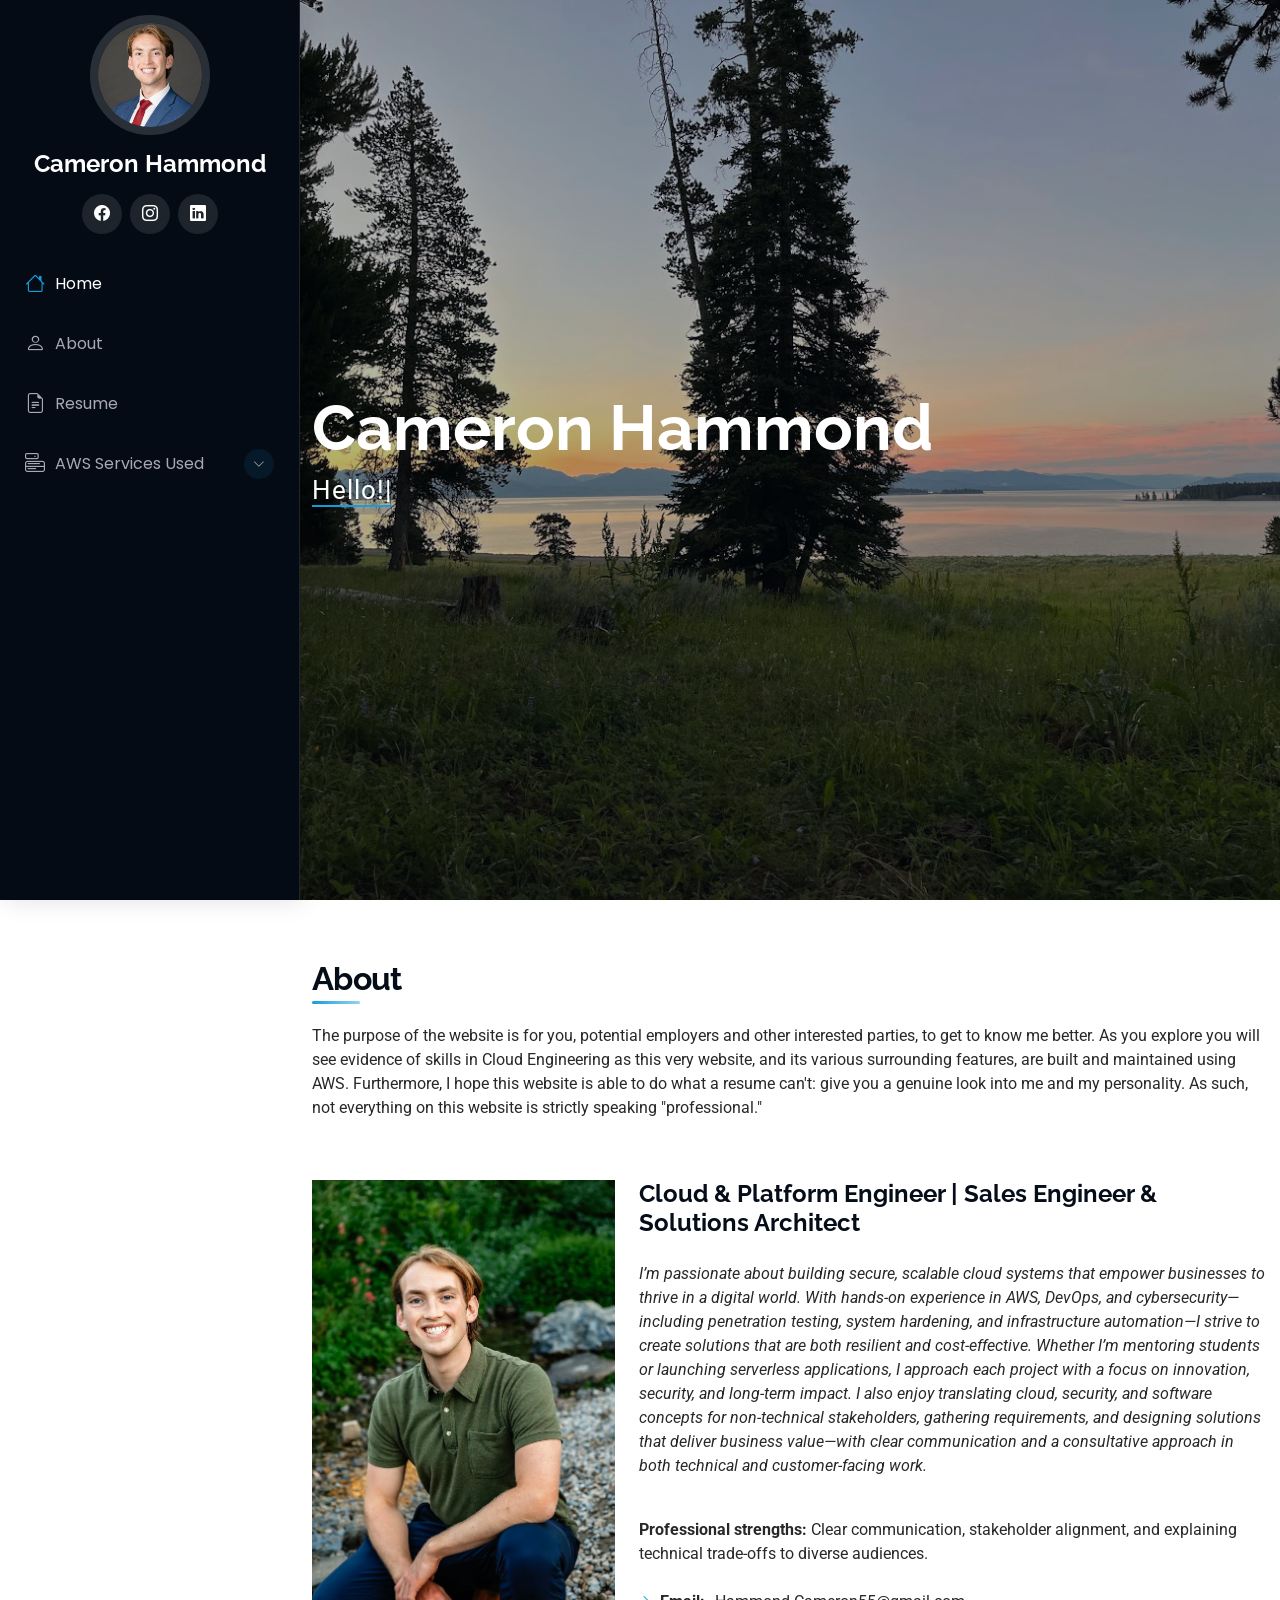
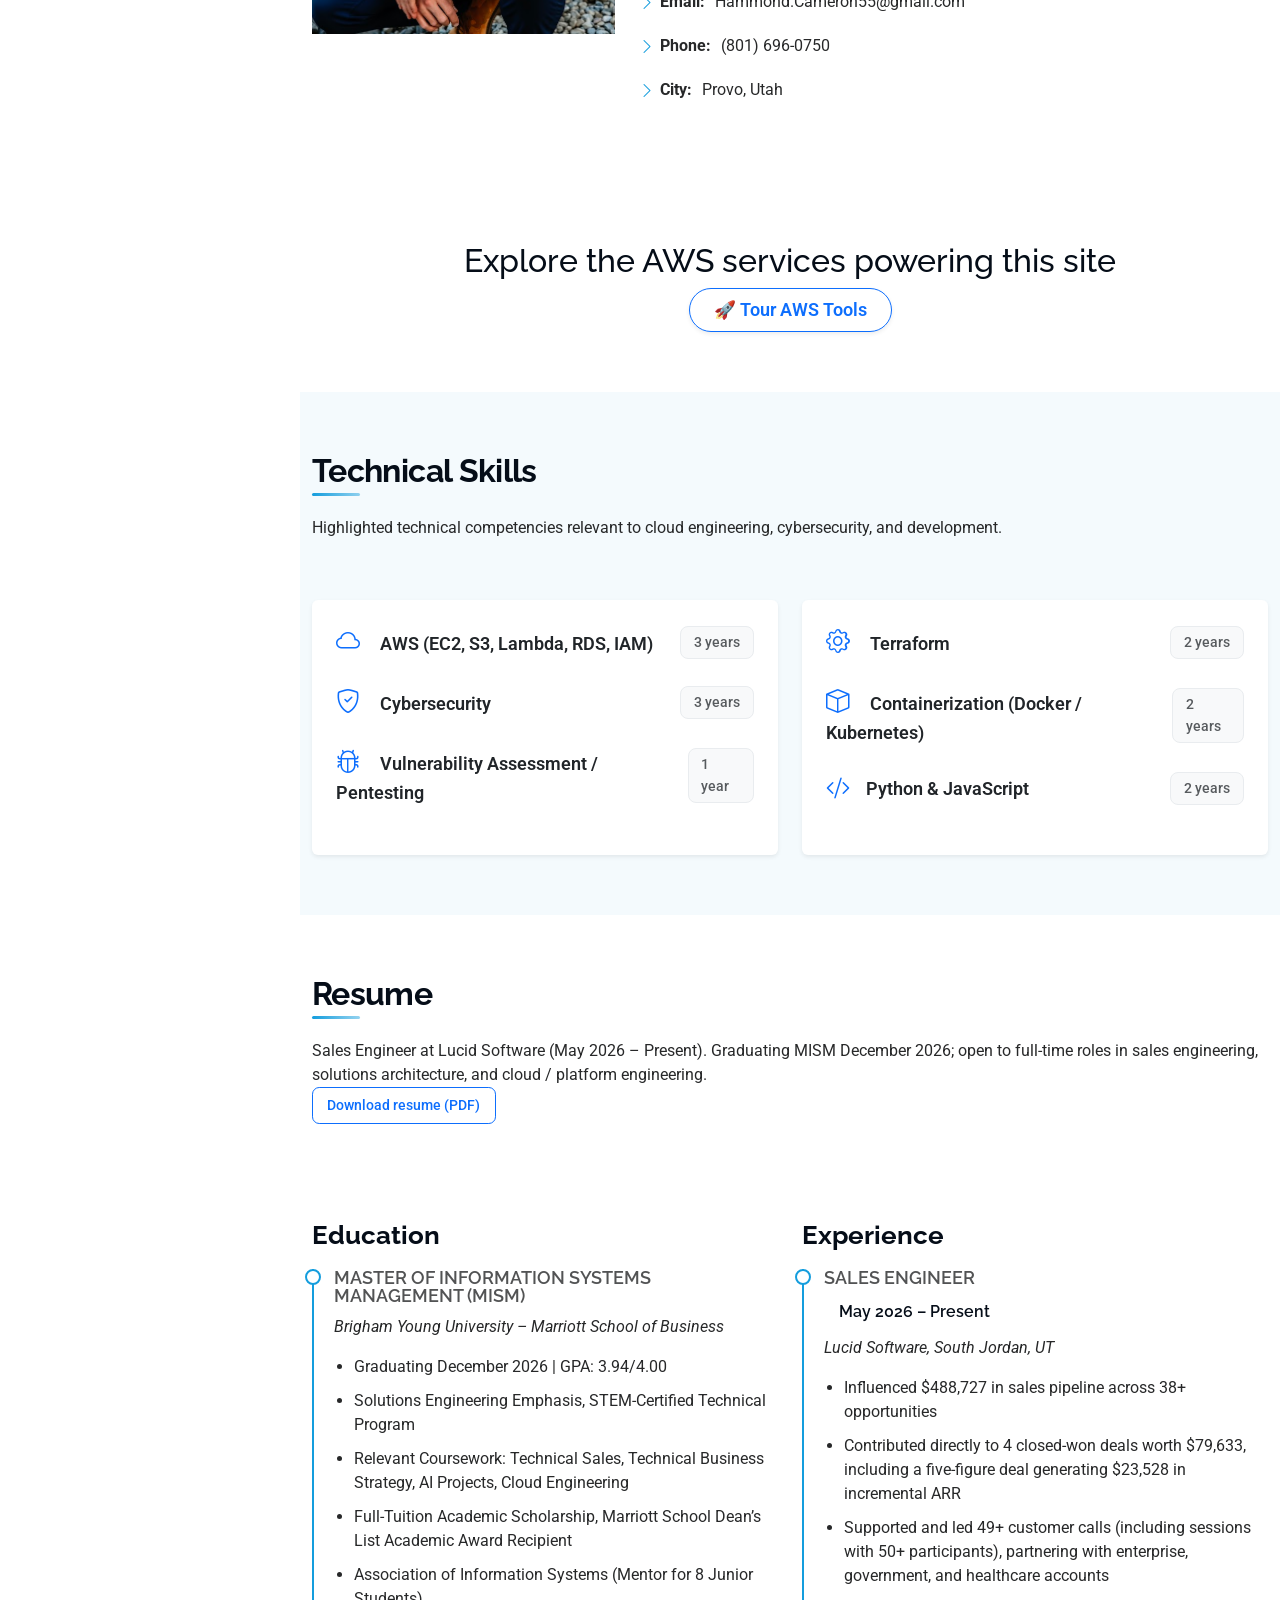
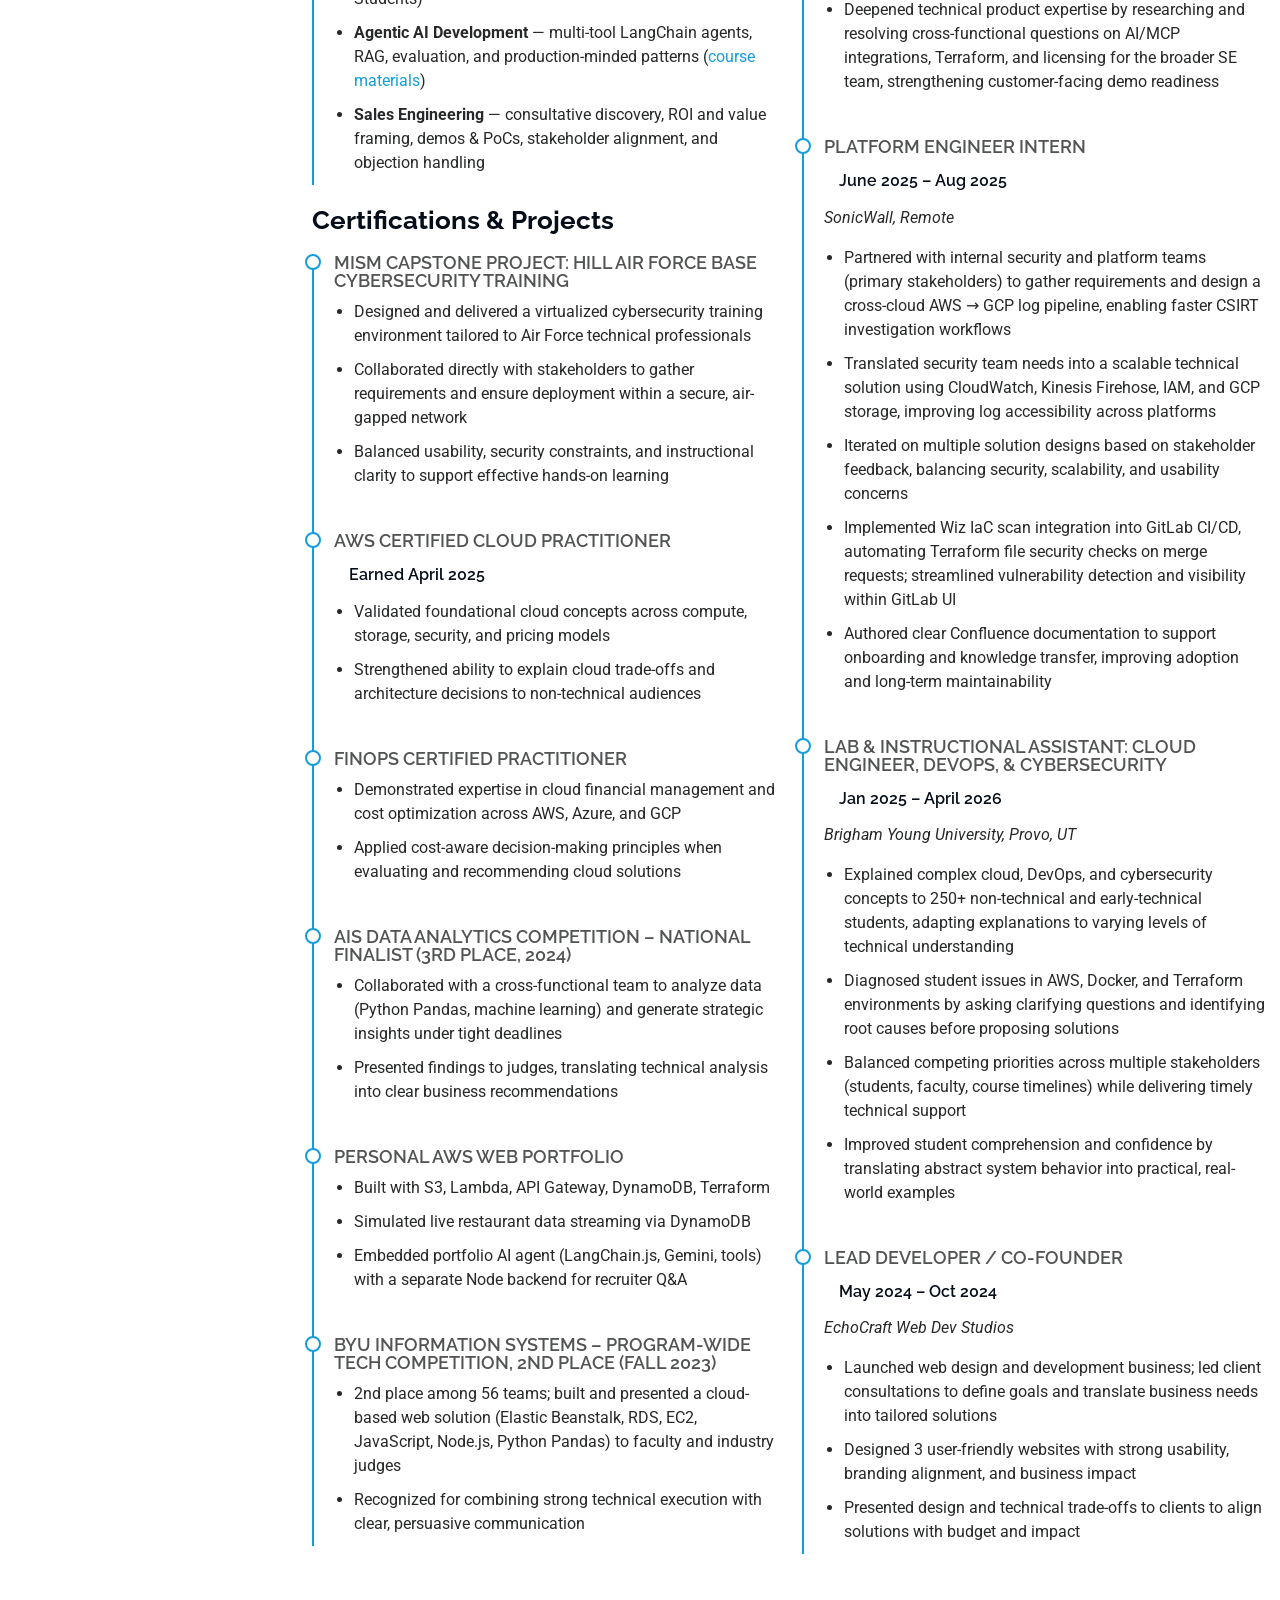
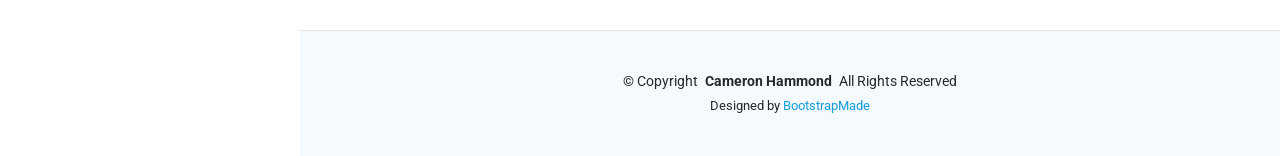
<file: site/index.html>
<!DOCTYPE html>
<html lang="en">
  <!--Test Test Test-->
  <head>
    <meta charset="utf-8" />
    <meta content="width=device-width, initial-scale=1.0" name="viewport" />
    <!-- AI chat is temporarily disabled. Re-enable this meta tag with the AI chat section when the feature returns. -->
    <!-- <meta name="cam-agent-chat-endpoint" content="https://example.com/api/agent/chat" /> -->
    <title>Cameron Hammond</title>
    <meta content="Cameron Hammond – Cloud & Security Engineer, Sales Engineer, Solutions Architect. BYU MISM, AWS & FinOps certified. Lucid Software Sales Engineering intern (Summer 2026)." name="description" />
    <meta content="Cameron Hammond, cloud engineer, DevOps, AWS, cybersecurity, Sales Engineer, Solutions Architect, internship, BYU MISM" name="keywords" />

    <!-- Favicons -->
    <link href="assets/img/HammondCameron(web, Square).jpg" rel="icon" />
    <link
      href="assets/img/HammondCameron(web, Square).jpg"
      rel="apple-touch-icon"
    />

    <!-- Fonts -->
    <link href="https://fonts.googleapis.com" rel="preconnect" />
    <link href="https://fonts.gstatic.com" rel="preconnect" crossorigin />
    <link
      href="https://fonts.googleapis.com/css2?family=Roboto:ital,wght@0,100;0,300;0,400;0,500;0,700;0,900;1,100;1,300;1,400;1,500;1,700;1,900&family=Poppins:ital,wght@0,100;0,200;0,300;0,400;0,500;0,600;0,700;0,800;0,900;1,100;1,200;1,300;1,400;1,500;1,600;1,700;1,800;1,900&family=Raleway:ital,wght@0,100;0,200;0,300;0,400;0,500;0,600;0,700;0,800;0,900;1,100;1,200;1,300;1,400;1,500;1,600;1,700;1,800;1,900&display=swap"
      rel="stylesheet"
    />

    <!-- Vendor CSS Files -->
    <link
      href="assets/vendor/bootstrap/css/bootstrap.min.css"
      rel="stylesheet"
    />
    <link
      href="assets/vendor/bootstrap-icons/bootstrap-icons.css"
      rel="stylesheet"
    />
    <link href="assets/vendor/aos/aos.css" rel="stylesheet" />
    <link
      href="assets/vendor/glightbox/css/glightbox.min.css"
      rel="stylesheet"
    />
    <link href="assets/vendor/swiper/swiper-bundle.min.css" rel="stylesheet" />

    <!-- Main CSS File -->
    <link href="assets/css/main.css" rel="stylesheet" />

    <!-- =======================================================
  * Template Name: iPortfolio
  * Template URL: https://bootstrapmade.com/iportfolio-bootstrap-portfolio-websites-template/
  * Updated: Jun 29 2024 with Bootstrap v5.3.3
  * Author: BootstrapMade.com
  * License: https://bootstrapmade.com/license/
  ======================================================== -->
  </head>

  <body class="index-page">
    <header id="header" class="header dark-background d-flex flex-column">
      <i class="header-toggle d-xl-none bi bi-list"></i>

      <div class="profile-img">
        <img
          src="assets/img/HammondCameron(web, Square).jpg"
          alt=""
          class="img-fluid rounded-circle"
        />
      </div>

      <a
        href="index.html"
        class="logo d-flex align-items-center justify-content-center"
      >
        <!-- Uncomment the line below if you also wish to use an image logo -->
        <!-- <img src="assets/img/logo.png" alt=""> -->
        <h1 class="sitename">Cameron Hammond</h1>
      </a>

      <div class="social-links text-center">
        <a href="https://www.facebook.com/cameron.hammond.583" class="facebook"
          ><i class="bi bi-facebook"></i
        ></a>
        <a href="https://www.instagram.com/camham55/" class="instagram"
          ><i class="bi bi-instagram"></i
        ></a>

        <a
          href="https://www.linkedin.com/in/cameron-hammond-317993140/"
          class="linkedin"
          ><i class="bi bi-linkedin"></i
        ></a>
      </div>
      <nav id="navmenu" class="navmenu">
        <ul>
          <li>
            <a href="index.html#hero" class="active">
              <i class="bi bi-house navicon"></i>Home
            </a>
          </li>
          <li>
            <a href="index.html#about">
              <i class="bi bi-person navicon"></i>About
            </a>
          </li>
          <li>
            <a href="index.html#resume">
              <i class="bi bi-file-earmark-text navicon"></i>Resume
            </a>
          </li>
          <!-- "Get to know me" link intentionally hidden from site navigation.
          <li>
            <a href="get-to-know-me.html">
              <i class="bi bi-compass navicon"></i>Get to know me
            </a>
          </li>
          -->
          <li class="dropdown">
            <a href="aws-main.html">
              <i class="bi bi-menu-button navicon"></i>
              <span>AWS Services Used</span>
              <i class="bi bi-chevron-down toggle-dropdown"></i>
            </a>
            <ul>
              <li><a href="s3-books.html">S3 Book List</a></li>
              <li><a href="lambda-and-API-Gateway.html">Lambda Function</a></li>
              <li><a href="DynamoDB-view.html">DynamoDB</a></li>
              <li><a href="cloudfront-demo.html">CloudFront Demo</a></li>
            </ul>
          </li>
        </ul>
      </nav>
    </header>

    <main class="main">
      <!-- Hero Section -->
      <section id="hero" class="hero section dark-background">
        <img
          src="assets/img/YellowStoneSunrise.jpg"
          alt=""
          data-aos="fade-in"
          class=""
        />

        <div class="container" data-aos="fade-up" data-aos-delay="100">
          <h2>Cameron Hammond</h2>
          <p>
            <span
              class="typed"
              data-typed-items="Hello!, Sales Engineer, Solutions Architect, Platform Engineer, DevOps Engineer"
              >Designer</span
            ><span
              class="typed-cursor typed-cursor--blink"
              aria-hidden="true"
            ></span
            ><span
              class="typed-cursor typed-cursor--blink"
              aria-hidden="true"
            ></span>
          </p>
        </div>
      </section>
      <!-- /Hero Section -->

      <!-- About Section -->
      <section id="about" class="about section">
        <!-- Section Title -->
        <div class="container section-title" data-aos="fade-up">
          <h2>About</h2>
          <p>
            The purpose of the website is for you, potential employers and other
            interested parties, to get to know me better. As you explore you
            will see evidence of skills in Cloud Engineering as this very
            website, and its various surrounding features, are built and
            maintained using AWS. Furthermore, I hope this website is able to do
            what a resume can't: give you a genuine look into me and my
            personality. As such, not everything on this website is strictly
            speaking "professional."
          </p>
        </div>
        <!-- End Section Title -->

        <div class="container" data-aos="fade-up" data-aos-delay="100">
          <div class="row gy-4 justify-content-center">
            <div class="col-lg-4">
              <img
                src="assets/img/Casual-Picture.JPG"
                class="img-fluid"
                alt=""
              />
            </div>
            <div class="col-lg-8 content">
              <h2>Cloud & Platform Engineer | Sales Engineer & Solutions Architect</h2>
              <p class="fst-italic py-3">
                I’m passionate about building secure, scalable cloud systems
                that empower businesses to thrive in a digital world. With
                hands-on experience in AWS, DevOps, and cybersecurity—including
                penetration testing, system hardening, and infrastructure
                automation—I strive to create solutions that are both resilient
                and cost-effective. Whether I’m mentoring students or launching
                serverless applications, I approach each project with a focus on
                innovation, security, and long-term impact. I also enjoy translating cloud, security, and software concepts for non-technical stakeholders, gathering requirements, and designing solutions that deliver business value—with clear communication and a consultative approach in both technical and customer-facing work.
              </p>
              <p class="py-2">
                <strong>Professional strengths:</strong> Clear communication, stakeholder alignment, and explaining technical trade-offs to diverse audiences.
              </p>
              <div class="row">
                <div class="col-lg-6">
                  <ul>
                    <li>
                      <i class="bi bi-chevron-right"></i>
                      <strong>Email:</strong>
                      <span>Hammond.Cameron55@gmail.com</span>
                    </li>

                    <li>
                      <i class="bi bi-chevron-right"></i>
                      <strong>Phone:</strong> <span>(801) 696-0750</span>
                    </li>
                    <li>
                      <i class="bi bi-chevron-right"></i>
                      <strong>City:</strong> <span>Provo, Utah</span>
                    </li>
                  </ul>
                </div>
                <div class="col-lg-6">
                  <ul></ul>
                </div>
              </div>
              <!-- <p class="py-3">
                I would love to talk with you about how I can be a valuable
                asset to you and your team. I am typically available for
                meetings 9:00 AM - 12:00 PM most Mondays, Wednesdays, and
                Fridays. Please feel free to call, text, or email any time.
              </p> -->
            </div>
          </div>
        </div>
      </section>
      <!-- /About Section -->

      <!-- Enhanced AWS Tools Tour Button -->
      <section id="aws-tools" class="section">
        <div class="container" data-aos="fade-up" data-aos-delay="100">
          <div class="text-center">
            <h2>Explore the AWS services powering this site</h2>
            <a
              href="aws-main.html"
              class="btn btn-outline-primary btn-lg px-4 py-2 rounded-pill shadow-sm"
              style="font-weight: 600; font-size: 1.1rem"
            >
              🚀 Tour AWS Tools
            </a>
          </div>
        </div>
      </section>

      <!-- AI chat section is intentionally disabled for now.
           Re-enable this block when the chat UX and backend reliability work is resumed. -->
      <!--
      <section id="ai-agent-chat" class="section light-background">
        <div class="container" data-aos="fade-up">
          <div class="section-title pb-4">
            <h2>Ask Cameron's AI Agent</h2>
            <p>
              Ask about Cameron's background, projects, or technical decisions.
              The assistant can use calculator, web search, and knowledge tools.
            </p>
          </div>
          <div class="agent-chat card shadow-sm border-0">
            <div id="agent-chat-transcript" class="agent-chat-transcript">
              <div class="agent-msg agent-msg--assistant">
                Hi, I am Cameron's AI agent. I am connected to Cameron's knowledge base and can answer questions about his experience and projects.
                I am also connected to a calculator tool that can help you with math problems.
                I am also connected to a web search tool that can help you find information on the web.
              </div>
            </div>
            <form id="agent-chat-form" class="agent-chat-form">
              <label class="visually-hidden" for="agent-chat-input">Message</label>
              <textarea
                id="agent-chat-input"
                rows="2"
                maxlength="5000"
                placeholder="Example: What AWS services power this site?"
                required
              ></textarea>
              <button id="agent-chat-send" type="submit" class="btn btn-primary">
                Send
              </button>
            </form>
            <p id="agent-chat-status" class="agent-chat-status" aria-live="polite"></p>
          </div>
        </div>
      </section>
      -->

      <!-- Updated Skills Section -->
      <section id="skills" class="skills section light-background">
        <div class="container section-title" data-aos="fade-up">
          <h2>Technical Skills</h2>
          <p>
            Highlighted technical competencies relevant to cloud engineering,
            cybersecurity, and development.
          </p>
        </div>

        <div class="container" data-aos="fade-up" data-aos-delay="100">
          <div class="row g-4">
            <div class="col-lg-6">
              <div class="skill-card card border-0 shadow-sm h-100 p-4">
                <div class="skill-item d-flex justify-content-between align-items-center mb-4">
                  <div class="skill-info">
                    <i class="bi bi-cloud text-primary me-3" style="font-size: 1.5rem;"></i>
                    <span class="skill-name fw-semibold" style="font-size: 1.1rem;">AWS (EC2, S3, Lambda, RDS, IAM)</span>
                  </div>
                  <span class="skill-years text-muted" style="font-size: 0.9rem; font-weight: 500; background-color: #f8f9fa; padding: 0.3rem 0.8rem; border-radius: 0.5rem; border: 1px solid #e9ecef;">3 years</span>
                </div>
                <div class="skill-item d-flex justify-content-between align-items-center mb-4">
                  <div class="skill-info">
                    <i class="bi bi-shield-check text-primary me-3" style="font-size: 1.5rem;"></i>
                    <span class="skill-name fw-semibold" style="font-size: 1.1rem;">Cybersecurity</span>
                  </div>
                  <span class="skill-years text-muted" style="font-size: 0.9rem; font-weight: 500; background-color: #f8f9fa; padding: 0.3rem 0.8rem; border-radius: 0.5rem; border: 1px solid #e9ecef;">3 years</span>
                </div>
                <div class="skill-item d-flex justify-content-between align-items-center mb-4">
                  <div class="skill-info">
                    <i class="bi bi-bug text-primary me-3" style="font-size: 1.5rem;"></i>
                    <span class="skill-name fw-semibold" style="font-size: 1.1rem;">Vulnerability Assessment / Pentesting</span>
                  </div>
                  <span class="skill-years text-muted" style="font-size: 0.9rem; font-weight: 500; background-color: #f8f9fa; padding: 0.3rem 0.8rem; border-radius: 0.5rem; border: 1px solid #e9ecef;">1 year</span>
                </div>
              </div>
            </div>
            <div class="col-lg-6">
              <div class="skill-card card border-0 shadow-sm h-100 p-4">
                <div class="skill-item d-flex justify-content-between align-items-center mb-4">
                  <div class="skill-info">
                    <i class="bi bi-gear text-primary me-3" style="font-size: 1.5rem;"></i>
                    <span class="skill-name fw-semibold" style="font-size: 1.1rem;">Terraform</span>
                  </div>
                  <span class="skill-years text-muted" style="font-size: 0.9rem; font-weight: 500; background-color: #f8f9fa; padding: 0.3rem 0.8rem; border-radius: 0.5rem; border: 1px solid #e9ecef;">2 years</span>
                </div>
                <div class="skill-item d-flex justify-content-between align-items-center mb-4">
                  <div class="skill-info">
                    <i class="bi bi-box text-primary me-3" style="font-size: 1.5rem;"></i>
                    <span class="skill-name fw-semibold" style="font-size: 1.1rem;">Containerization (Docker / Kubernetes)</span>
                  </div>
                  <span class="skill-years text-muted" style="font-size: 0.9rem; font-weight: 500; background-color: #f8f9fa; padding: 0.3rem 0.8rem; border-radius: 0.5rem; border: 1px solid #e9ecef;">2 years</span>
                </div>
                <div class="skill-item d-flex justify-content-between align-items-center">
                  <div class="skill-info">
                    <div class="d-flex align-items-center">
                      <i class="bi bi-code-slash text-primary me-3" style="font-size: 1.5rem;"></i>
                      <span class="skill-name fw-semibold" style="font-size: 1.1rem;">Python & JavaScript</span>
                    </div>
                  </div>
                  <span class="skill-years text-muted" style="font-size: 0.9rem; font-weight: 500; background-color: #f8f9fa; padding: 0.3rem 0.8rem; border-radius: 0.5rem; border: 1px solid #e9ecef;">2 years</span>
                </div>
              </div>
            </div>
          </div>
        </div>
      </section>

      <!-- Updated Resume Sections -->
      <section id="resume" class="resume section">
        <div class="container section-title" data-aos="fade-up">
          <h2>Resume</h2>
          <p>
            Sales Engineer at Lucid Software (May 2026 – Present). Graduating MISM December 2026; open to full-time roles in
            sales engineering, solutions architecture, and cloud / platform engineering.
          </p>
          <p class="mb-3">
            <a href="assets/documents/Cameron Hammond - Resume - Sales Engineer.pdf" class="btn btn-outline-primary btn-sm" download>Download resume (PDF)</a>
          </p>
        </div>

        <div class="container">
          <div class="row">
            <div class="col-lg-6" data-aos="fade-up" data-aos-delay="100">
              <h3 class="resume-title">Education</h3>
              <div class="resume-item pb-0">
                <h4>Master of Information Systems Management (MISM)</h4>
                <p>
                  <em
                    >Brigham Young University – Marriott School of Business</em
                  >
                </p>
                <ul>
                  <li>Graduating December 2026 | GPA: 3.94/4.00</li>
                  <li>Solutions Engineering Emphasis, STEM-Certified Technical Program</li>
                  <li>Relevant Coursework: Technical Sales, Technical Business Strategy, AI Projects, Cloud Engineering</li>
                  <li>Full-Tuition Academic Scholarship, Marriott School Dean’s List Academic Award Recipient</li>
                  <li>
                    Association of Information Systems (Mentor for 8 Junior
                    Students)
                  </li>
                  <li>
                    <strong>Agentic AI Development</strong> — multi-tool LangChain agents, RAG, evaluation, and production-minded patterns
                    (<a href="https://d1dtpagvh0qhqn.cloudfront.net/" rel="noopener noreferrer" target="_blank">course materials</a>)
                  </li>
                  <li>
                    <strong>Sales Engineering</strong> — consultative discovery, ROI and value framing, demos &amp; PoCs, stakeholder alignment, and objection handling
                  </li>
                </ul>
              </div>

              <h3 class="resume-title">Certifications & Projects</h3>
              <div class="resume-item">
                <h4>MISM Capstone Project: Hill Air Force Base Cybersecurity Training</h4>
                <ul>
                  <li>Designed and delivered a virtualized cybersecurity training environment tailored to Air Force technical professionals</li>
                  <li>Collaborated directly with stakeholders to gather requirements and ensure deployment within a secure, air-gapped network</li>
                  <li>Balanced usability, security constraints, and instructional clarity to support effective hands-on learning</li>
                </ul>
              </div>
              <div class="resume-item">
                <h4>AWS Certified Cloud Practitioner</h4>
                <h5>Earned April 2025</h5>
                <ul>
                  <li>Validated foundational cloud concepts across compute, storage, security, and pricing models</li>
                  <li>Strengthened ability to explain cloud trade-offs and architecture decisions to non-technical audiences</li>
                </ul>
              </div>
              <div class="resume-item">
                <h4>FinOps Certified Practitioner</h4>
                <ul>
                  <li>Demonstrated expertise in cloud financial management and cost optimization across AWS, Azure, and GCP</li>
                  <li>Applied cost-aware decision-making principles when evaluating and recommending cloud solutions</li>
                </ul>
              </div>
              <div class="resume-item">
                <h4>AIS Data Analytics Competition – National Finalist (3rd Place, 2024)</h4>
                <ul>
                  <li>Collaborated with a cross-functional team to analyze data (Python Pandas, machine learning) and generate strategic insights under tight deadlines</li>
                  <li>Presented findings to judges, translating technical analysis into clear business recommendations</li>
                </ul>
              </div>
              <div class="resume-item">
                <h4>Personal AWS Web Portfolio</h4>
                <ul>
                  <li>
                    Built with S3, Lambda, API Gateway, DynamoDB, Terraform
                  </li>
                  <li>Simulated live restaurant data streaming via DynamoDB</li>
                  <li>Embedded portfolio AI agent (LangChain.js, Gemini, tools) with a separate Node backend for recruiter Q&amp;A</li>
                </ul>
              </div>
              <div class="resume-item">
                <h4>BYU Information Systems – Program-Wide Tech Competition, 2nd Place (Fall 2023)</h4>
                <ul>
                  <li>2nd place among 56 teams; built and presented a cloud-based web solution (Elastic Beanstalk, RDS, EC2, JavaScript, Node.js, Python Pandas) to faculty and industry judges</li>
                  <li>Recognized for combining strong technical execution with clear, persuasive communication</li>
                </ul>
              </div>
            </div>

            <div class="col-lg-6" data-aos="fade-up" data-aos-delay="200">
              <h3 class="resume-title">Experience</h3>

              <div class="resume-item">
                <h4>Sales Engineer</h4>
                <h5>May 2026 – Present</h5>
                <p><em>Lucid Software, South Jordan, UT</em></p>
                <ul>
                  <li>Influenced $488,727 in sales pipeline across 38+ opportunities</li>
                  <li>Contributed directly to 4 closed-won deals worth $79,633, including a five-figure deal generating $23,528 in incremental ARR</li>
                  <li>Supported and led 49+ customer calls (including sessions with 50+ participants), partnering with enterprise, government, and healthcare accounts</li>
                  <li>Deepened technical product expertise by researching and resolving cross-functional questions on AI/MCP integrations, Terraform, and licensing for the broader SE team, strengthening customer-facing demo readiness</li>
                </ul>
              </div>

              <div class="resume-item">
                <h4>Platform Engineer Intern</h4>
                <h5>June 2025 – Aug 2025</h5>
                <p><em>SonicWall, Remote</em></p>
                <ul>
                  <li>Partnered with internal security and platform teams (primary stakeholders) to gather requirements and design a cross-cloud AWS → GCP log pipeline, enabling faster CSIRT investigation workflows</li>
                  <li>Translated security team needs into a scalable technical solution using CloudWatch, Kinesis Firehose, IAM, and GCP storage, improving log accessibility across platforms</li>
                  <li>Iterated on multiple solution designs based on stakeholder feedback, balancing security, scalability, and usability concerns</li>
                  <li>
                    Implemented Wiz IaC scan integration into GitLab CI/CD, automating Terraform file security checks on merge requests; streamlined vulnerability detection and visibility within GitLab UI
                  </li>
                  <li>Authored clear Confluence documentation to support onboarding and knowledge transfer, improving adoption and long-term maintainability</li>
                </ul>
              </div>

              <div class="resume-item">
                <h4>Lab & Instructional Assistant: Cloud Engineer, DevOps, & Cybersecurity</h4>
                <h5>Jan 2025 – April 2026</h5>
                <p><em>Brigham Young University, Provo, UT</em></p>
                <ul>
                  <li>Explained complex cloud, DevOps, and cybersecurity concepts to 250+ non-technical and early-technical students, adapting explanations to varying levels of technical understanding</li>
                  <li>Diagnosed student issues in AWS, Docker, and Terraform environments by asking clarifying questions and identifying root causes before proposing solutions</li>
                  <li>Balanced competing priorities across multiple stakeholders (students, faculty, course timelines) while delivering timely technical support</li>
                  <li>Improved student comprehension and confidence by translating abstract system behavior into practical, real-world examples</li>
                </ul>
              </div>

              <div class="resume-item">
                <h4>Lead Developer / Co-Founder</h4>
                <h5>May 2024 – Oct 2024</h5>
                <p><em>EchoCraft Web Dev Studios</em></p>
                <ul>
                  <li>Launched web design and development business; led client consultations to define goals and translate business needs into tailored solutions</li>
                  <li>Designed 3 user-friendly websites with strong usability, branding alignment, and business impact</li>
                  <li>Presented design and technical trade-offs to clients to align solutions with budget and impact</li>
                </ul>
              </div>

              <!-- <div class="resume-item">
                <h4>Software Developer Intern</h4>
                <h5>May 2024 – Sep 2024</h5>
                <p><em>BYU IS Department</em></p>
                <ul>
                  <li>Built alumni info system with ASP.NET Core MVC</li>
                  <li>Improved engagement via structured backend + DB</li>
                </ul>
              </div> -->
            </div>
          </div>
        </div>
      </section>
    </main>

    <footer id="footer" class="footer position-relative light-background">
      <div class="container">
        <div class="copyright text-center">
          <p>
            © <span>Copyright</span>
            <strong class="px-1 sitename">Cameron Hammond</strong>
            <span>All Rights Reserved</span>
          </p>
        </div>
        <div class="credits">
          <!-- All the links in the footer should remain intact. -->
          <!-- You can delete the links only if you've purchased the pro version. -->
          <!-- Licensing information: https://bootstrapmade.com/license/ -->
          <!-- Purchase the pro version with working PHP/AJAX contact form: [buy-url] -->
          Designed by <a href="https://bootstrapmade.com/">BootstrapMade</a>
        </div>
      </div>
    </footer>

    <!-- Scroll Top -->
    <a
      href="#"
      id="scroll-top"
      class="scroll-top d-flex align-items-center justify-content-center"
      ><i class="bi bi-arrow-up-short"></i
    ></a>

    <!-- Preloader -->
    <div id="preloader"></div>

    <!-- Vendor JS Files -->
    <script src="assets/vendor/bootstrap/js/bootstrap.bundle.min.js"></script>
    <script src="assets/vendor/php-email-form/validate.js"></script>
    <script src="assets/vendor/aos/aos.js"></script>
    <script src="assets/vendor/typed.js/typed.umd.js"></script>
    <script src="assets/vendor/purecounter/purecounter_vanilla.js"></script>
    <script src="assets/vendor/waypoints/noframework.waypoints.js"></script>
    <script src="assets/vendor/glightbox/js/glightbox.min.js"></script>
    <script src="assets/vendor/imagesloaded/imagesloaded.pkgd.min.js"></script>
    <script src="assets/vendor/isotope-layout/isotope.pkgd.min.js"></script>
    <script src="assets/vendor/swiper/swiper-bundle.min.js"></script>

    <!-- AI chat frontend is temporarily disabled; AGENT_CHAT_ENDPOINT wiring remains in main.js for future re-enable. -->

    <!-- Main JS File -->
    <script src="assets/js/main.js"></script>
  </body>
</html>
</file>
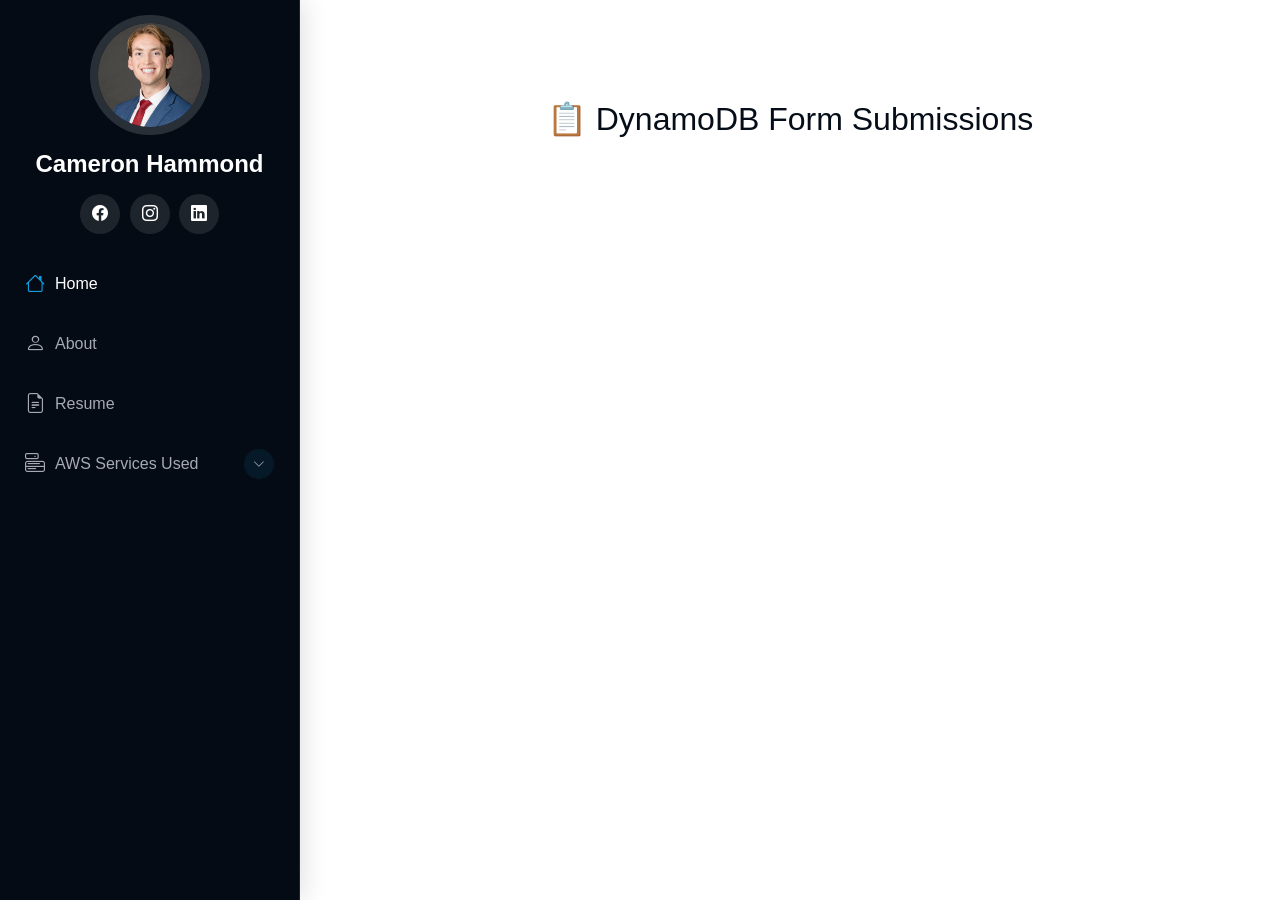
<file: site/DynamoDB-view.html>
<!DOCTYPE html>
<html lang="en">
  <head>
    <meta charset="utf-8" />
    <meta content="width=device-width, initial-scale=1.0" name="viewport" />
    <title>DynamoDB Submissions Viewer</title>

    <!-- Reuse your styling -->
    <link href="assets/img/HammondCameron(web, Square).jpg" rel="icon" />
    <link
      href="assets/vendor/bootstrap/css/bootstrap.min.css"
      rel="stylesheet"
    />
    <link
      href="assets/vendor/bootstrap-icons/bootstrap-icons.css"
      rel="stylesheet"
    />
    <link href="assets/vendor/aos/aos.css" rel="stylesheet" />
    <link
      href="assets/vendor/glightbox/css/glightbox.min.css"
      rel="stylesheet"
    />
    <link href="assets/vendor/swiper/swiper-bundle.min.css" rel="stylesheet" />
    <link href="assets/css/main.css" rel="stylesheet" />
  </head>

  <body class="index-page">
    <!-- Sidebar -->
    <header id="header" class="header dark-background d-flex flex-column">
      <i class="header-toggle d-xl-none bi bi-list"></i>
      <div class="profile-img">
        <img
          src="assets/img/HammondCameron(web, Square).jpg"
          alt=""
          class="img-fluid rounded-circle"
        />
      </div>
      <a
        href="index.html"
        class="logo d-flex align-items-center justify-content-center"
      >
        <h1 class="sitename">Cameron Hammond</h1>
      </a>
      <div class="social-links text-center">
        <a href="https://www.facebook.com/cameron.hammond.583" class="facebook"
          ><i class="bi bi-facebook"></i
        ></a>
        <a href="https://www.instagram.com/camham55/" class="instagram"
          ><i class="bi bi-instagram"></i
        ></a>
        <a
          href="https://www.linkedin.com/in/cameron-hammond-317993140/"
          class="linkedin"
          ><i class="bi bi-linkedin"></i
        ></a>
      </div>
      <nav id="navmenu" class="navmenu">
        <ul>
          <li>
            <a href="index.html#hero" class="active">
              <i class="bi bi-house navicon"></i>Home
            </a>
          </li>
          <li>
            <a href="index.html#about">
              <i class="bi bi-person navicon"></i>About
            </a>
          </li>
          <li>
            <a href="index.html#resume">
              <i class="bi bi-file-earmark-text navicon"></i>Resume
            </a>
          </li>
          <!-- "Get to know me" link intentionally hidden from site navigation.
          <li>
            <a href="get-to-know-me.html">
              <i class="bi bi-compass navicon"></i>Get to know me
            </a>
          </li>
          -->
          <li class="dropdown">
            <a href="aws-main.html">
              <i class="bi bi-menu-button navicon"></i>
              <span>AWS Services Used</span>
              <i class="bi bi-chevron-down toggle-dropdown"></i>
            </a>
            <ul>
              <li><a href="s3-books.html">S3 Book List</a></li>
              <li><a href="lambda-and-API-Gateway.html">Lambda Function</a></li>
              <li><a href="DynamoDB-view.html">DynamoDB</a></li>
            </ul>
          </li>
        </ul>
      </nav>
      
    </header>

    <main class="main">
      <section class="section" style="padding-top: 100px">
        <div class="container">
          <h2 class="text-center mb-5">📋 DynamoDB Form Submissions</h2>
          <div id="submissions" class="row gy-4 justify-content-center"></div>
        </div>
      </section>
    </main>

    <script>
      async function loadSubmissions() {
        const res = await fetch(
          "https://qtk3v3b5sh.execute-api.us-east-1.amazonaws.com/prod/submit"
        );
        const data = await res.json();

        const container = document.getElementById("submissions");
        container.innerHTML = "";

        if (!Array.isArray(data)) {
          container.innerHTML =
            "<p class='text-danger text-center'>Failed to load submissions.</p>";
          return;
        }

        data.forEach((item) => {
          const col = document.createElement("div");
          col.className = "col-md-6 col-lg-4";

          col.innerHTML = `
          <div class="card shadow-sm h-100">
            <div class="card-body">
              <h5 class="card-title">${item.name || "Anonymous"}</h5>
              <h6 class="card-subtitle mb-2 text-muted">${item.email}</h6>
              <p class="card-text">${item.message}</p>
              <p><strong>Reason:</strong> ${item.reason}</p>
              <small class="text-muted">${new Date(
                item.timestamp
              ).toLocaleString()}</small>
            </div>
          </div>
        `;

          container.appendChild(col);
        });
      }

      window.addEventListener("DOMContentLoaded", loadSubmissions);
    </script>

    <!-- JS scripts -->
    <script src="assets/vendor/bootstrap/js/bootstrap.bundle.min.js"></script>
    <script src="assets/vendor/aos/aos.js"></script>
    <script src="assets/vendor/glightbox/js/glightbox.min.js"></script>
    <script src="assets/vendor/swiper/swiper-bundle.min.js"></script>
    <script src="assets/js/main.js"></script>
  </body>
</html>
</file>
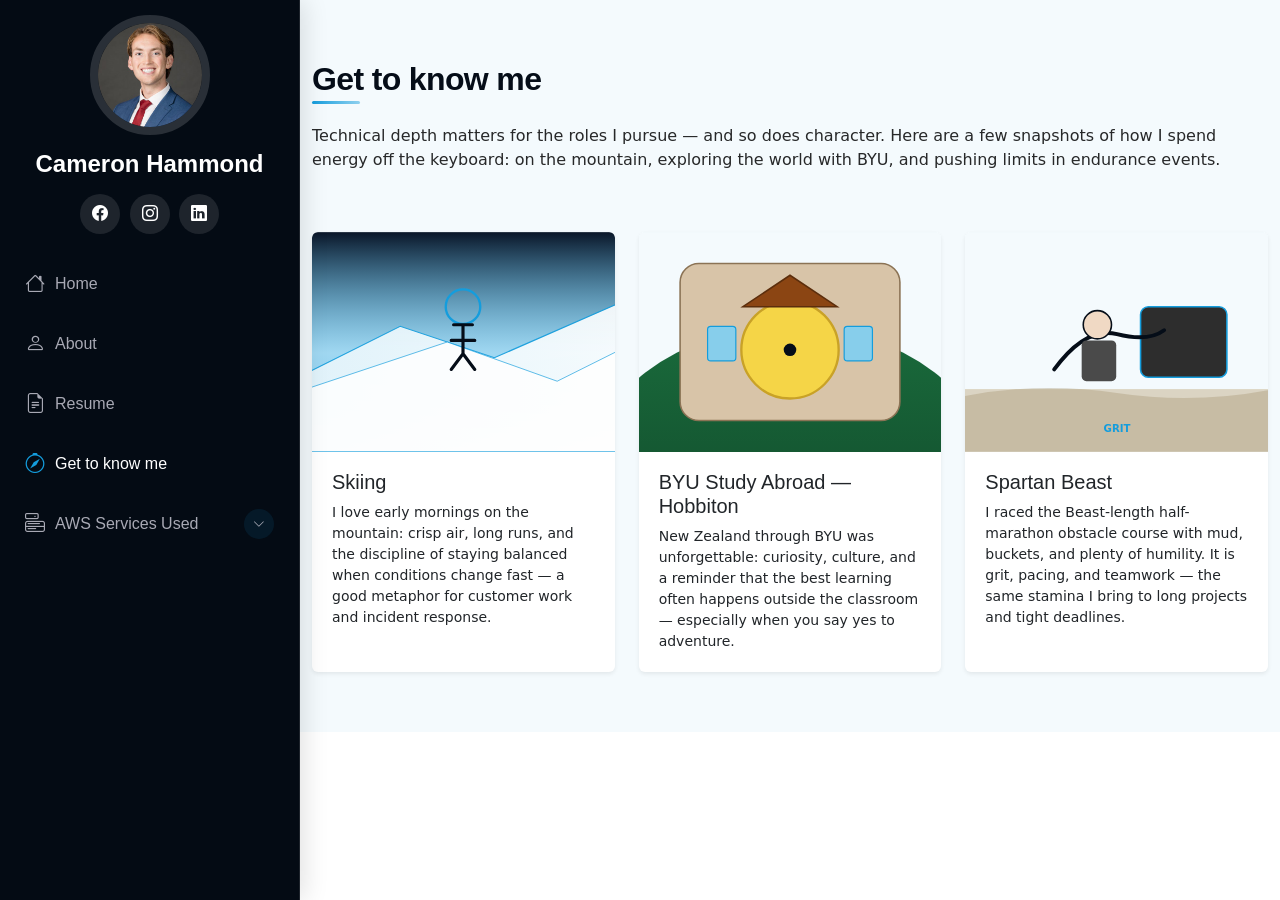
<file: site/get-to-know-me.html>
<!DOCTYPE html>
<html lang="en">
  <head>
    <meta charset="utf-8" />
    <meta content="width=device-width, initial-scale=1.0" name="viewport" />
    <title>Get to know Cameron</title>
    <meta
      name="description"
      content="Beyond the resume: skiing, study abroad in New Zealand, and Spartan racing — a friendly look at Cameron Hammond."
    />
    <link href="assets/img/HammondCameron(web, Square).jpg" rel="icon" />
    <link href="assets/img/HammondCameron(web, Square).jpg" rel="apple-touch-icon" />
    <link href="assets/vendor/bootstrap/css/bootstrap.min.css" rel="stylesheet" />
    <link href="assets/vendor/bootstrap-icons/bootstrap-icons.css" rel="stylesheet" />
    <link href="assets/vendor/aos/aos.css" rel="stylesheet" />
    <link href="assets/vendor/glightbox/css/glightbox.min.css" rel="stylesheet" />
    <link href="assets/vendor/swiper/swiper-bundle.min.css" rel="stylesheet" />
    <link href="assets/css/main.css" rel="stylesheet" />
  </head>

  <body class="index-page">
    <header id="header" class="header dark-background d-flex flex-column">
      <i class="header-toggle d-xl-none bi bi-list"></i>
      <div class="profile-img">
        <img src="assets/img/HammondCameron(web, Square).jpg" alt="" class="img-fluid rounded-circle" />
      </div>
      <a href="index.html" class="logo d-flex align-items-center justify-content-center">
        <h1 class="sitename">Cameron Hammond</h1>
      </a>
      <div class="social-links text-center">
        <a href="https://www.facebook.com/cameron.hammond.583" class="facebook"><i class="bi bi-facebook"></i></a>
        <a href="https://www.instagram.com/camham55/" class="instagram"><i class="bi bi-instagram"></i></a>
        <a href="https://www.linkedin.com/in/cameron-hammond-317993140/" class="linkedin"><i class="bi bi-linkedin"></i></a>
      </div>
      <nav id="navmenu" class="navmenu">
        <ul>
          <li>
            <a href="index.html#hero"><i class="bi bi-house navicon"></i>Home</a>
          </li>
          <li>
            <a href="index.html#about"><i class="bi bi-person navicon"></i>About</a>
          </li>
          <li>
            <a href="index.html#resume"><i class="bi bi-file-earmark-text navicon"></i>Resume</a>
          </li>
          <li>
            <a href="get-to-know-me.html" class="active">
              <i class="bi bi-compass navicon"></i>Get to know me
            </a>
          </li>
          <li class="dropdown">
            <a href="aws-main.html">
              <i class="bi bi-menu-button navicon"></i>
              <span>AWS Services Used</span>
              <i class="bi bi-chevron-down toggle-dropdown"></i>
            </a>
            <ul>
              <li><a href="s3-books.html">S3 Book List</a></li>
              <li><a href="lambda-and-API-Gateway.html">Lambda Function</a></li>
              <li><a href="DynamoDB-view.html">DynamoDB</a></li>
            </ul>
          </li>
        </ul>
      </nav>
    </header>

    <main class="main">
      <section class="section light-background">
        <div class="container section-title" data-aos="fade-up">
          <h2>Get to know me</h2>
          <p>
            Technical depth matters for the roles I pursue — and so does character. Here are a few snapshots of how I spend energy
            off the keyboard: on the mountain, exploring the world with BYU, and pushing limits in endurance events.
          </p>
        </div>

        <div class="container" data-aos="fade-up" data-aos-delay="80">
          <div class="row g-4 personal-life-grid">
            <div class="col-lg-4">
              <article class="card h-100 border-0 shadow-sm personal-life-card overflow-hidden">
                <!-- Swap src to your JPG/WEBP (e.g. assets/img/personal/skiing.jpg) when you upload it to the repo or S3 -->
                <a href="assets/img/personal/illus-skiing.svg" class="glightbox" data-gallery="life" data-type="image">
                  <img
                    src="assets/img/personal/illus-skiing.svg"
                    class="card-img-top personal-life-card__media"
                    alt="Skiing — sunrise on the slopes"
                    width="400"
                    height="280"
                    loading="lazy"
                  />
                </a>
                <div class="card-body">
                  <h3 class="h5 card-title">Skiing</h3>
                  <p class="card-text small mb-0">
                    I love early mornings on the mountain: crisp air, long runs, and the discipline of staying balanced when conditions
                    change fast — a good metaphor for customer work and incident response.
                  </p>
                </div>
              </article>
            </div>
            <div class="col-lg-4">
              <article class="card h-100 border-0 shadow-sm personal-life-card overflow-hidden">
                <a href="assets/img/personal/illus-hobbiton.svg" class="glightbox" data-gallery="life" data-type="image">
                  <img
                    src="assets/img/personal/illus-hobbiton.svg"
                    class="card-img-top personal-life-card__media"
                    alt="BYU Study Abroad — Hobbiton, New Zealand"
                    width="400"
                    height="280"
                    loading="lazy"
                  />
                </a>
                <div class="card-body">
                  <h3 class="h5 card-title">BYU Study Abroad — Hobbiton</h3>
                  <p class="card-text small mb-0">
                    New Zealand through BYU was unforgettable: curiosity, culture, and a reminder that the best learning often happens
                    outside the classroom — especially when you say yes to adventure.
                  </p>
                </div>
              </article>
            </div>
            <div class="col-lg-4">
              <article class="card h-100 border-0 shadow-sm personal-life-card overflow-hidden">
                <a href="assets/img/personal/illus-spartan.svg" class="glightbox" data-gallery="life" data-type="image">
                  <img
                    src="assets/img/personal/illus-spartan.svg"
                    class="card-img-top personal-life-card__media"
                    alt="Spartan Race — Beast distance"
                    width="400"
                    height="280"
                    loading="lazy"
                  />
                </a>
                <div class="card-body">
                  <h3 class="h5 card-title">Spartan Beast</h3>
                  <p class="card-text small mb-0">
                    I raced the Beast-length half-marathon obstacle course with mud, buckets, and plenty of humility. It is grit,
                    pacing, and teamwork — the same stamina I bring to long projects and tight deadlines.
                  </p>
                </div>
              </article>
            </div>
          </div>
        </div>
      </section>
    </main>

    <a href="#" id="scroll-top" class="scroll-top d-flex align-items-center justify-content-center"
      ><i class="bi bi-arrow-up-short"></i
    ></a>
    <div id="preloader"></div>

    <script src="assets/vendor/bootstrap/js/bootstrap.bundle.min.js"></script>
    <script src="assets/vendor/aos/aos.js"></script>
    <script src="assets/vendor/glightbox/js/glightbox.min.js"></script>
    <script src="assets/vendor/swiper/swiper-bundle.min.js"></script>
    <script src="assets/vendor/php-email-form/validate.js"></script>
    <script src="assets/js/main.js"></script>
  </body>
</html>
</file>
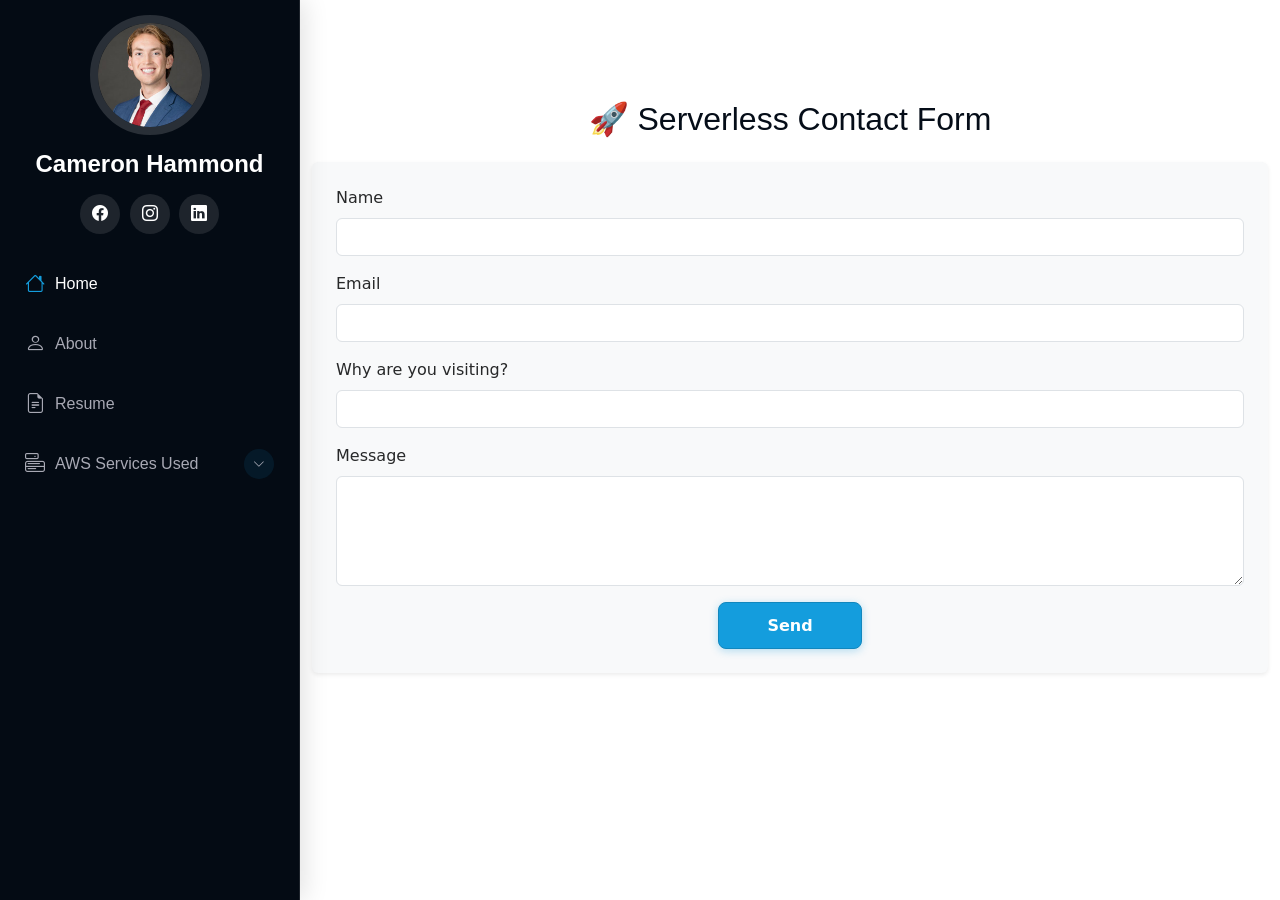
<file: site/lambda-and-API-Gateway.html>
<!DOCTYPE html>
<html lang="en">
  <head>
    <meta charset="utf-8" />
    <meta content="width=device-width, initial-scale=1.0" name="viewport" />
    <title>Lambda + API Gateway</title>

    <!-- Reuse all your existing styles -->
    <link href="assets/img/HammondCameron(web, Square).jpg" rel="icon" />
    <link
      href="assets/vendor/bootstrap/css/bootstrap.min.css"
      rel="stylesheet"
    />
    <link
      href="assets/vendor/bootstrap-icons/bootstrap-icons.css"
      rel="stylesheet"
    />
    <link href="assets/vendor/aos/aos.css" rel="stylesheet" />
    <link
      href="assets/vendor/glightbox/css/glightbox.min.css"
      rel="stylesheet"
    />
    <link href="assets/vendor/swiper/swiper-bundle.min.css" rel="stylesheet" />
    <link href="assets/css/main.css" rel="stylesheet" />
  </head>

  <body class="index-page">
    <!-- Sidebar -->
    <header id="header" class="header dark-background d-flex flex-column">
      <i class="header-toggle d-xl-none bi bi-list"></i>
      <div class="profile-img">
        <img
          src="assets/img/HammondCameron(web, Square).jpg"
          alt=""
          class="img-fluid rounded-circle"
        />
      </div>
      <a
        href="index.html"
        class="logo d-flex align-items-center justify-content-center"
      >
        <h1 class="sitename">Cameron Hammond</h1>
      </a>
      <div class="social-links text-center">
        <a href="https://www.facebook.com/cameron.hammond.583" class="facebook"
          ><i class="bi bi-facebook"></i
        ></a>
        <a href="https://www.instagram.com/camham55/" class="instagram"
          ><i class="bi bi-instagram"></i
        ></a>
        <a
          href="https://www.linkedin.com/in/cameron-hammond-317993140/"
          class="linkedin"
          ><i class="bi bi-linkedin"></i
        ></a>
      </div>
      <nav id="navmenu" class="navmenu">
        <ul>
          <li>
            <a href="index.html#hero" class="active">
              <i class="bi bi-house navicon"></i>Home
            </a>
          </li>
          <li>
            <a href="index.html#about">
              <i class="bi bi-person navicon"></i>About
            </a>
          </li>
          <li>
            <a href="index.html#resume">
              <i class="bi bi-file-earmark-text navicon"></i>Resume
            </a>
          </li>
          <!-- "Get to know me" link intentionally hidden from site navigation.
          <li>
            <a href="get-to-know-me.html">
              <i class="bi bi-compass navicon"></i>Get to know me
            </a>
          </li>
          -->
          <li class="dropdown">
            <a href="aws-main.html">
              <i class="bi bi-menu-button navicon"></i>
              <span>AWS Services Used</span>
              <i class="bi bi-chevron-down toggle-dropdown"></i>
            </a>
            <ul>
              <li><a href="s3-books.html">S3 Book List</a></li>
              <li><a href="lambda-and-API-Gateway.html">Lambda Function</a></li>
              <li><a href="DynamoDB-view.html">DynamoDB</a></li>
            </ul>
          </li>
        </ul>
      </nav>
      
    </header>

    <main class="main">
      <section class="section" style="padding-top: 100px">
        <div class="container">
          <h2 class="text-center mb-4">🚀 Serverless Contact Form</h2>

          <form
            id="contactForm"
            class="bg-light p-4 rounded shadow-sm"
            onsubmit="return submitForm(event)"
          >
            <div class="mb-3">
              <label for="name" class="form-label">Name</label>
              <input type="text" id="name" class="form-control" required />
            </div>
            <div class="mb-3">
              <label for="email" class="form-label">Email</label>
              <input type="email" id="email" class="form-control" required />
            </div>
            <div class="mb-3">
              <label for="reason" class="form-label"
                >Why are you visiting?</label
              >
              <input type="text" id="reason" class="form-control" required />
            </div>
            <div class="mb-3">
              <label for="message" class="form-label">Message</label>
              <textarea
                id="message"
                class="form-control"
                rows="4"
                required
              ></textarea>
            </div>
            <div class="text-center">
              <button type="submit" class="btn btn-primary px-5">Send</button>
            </div>
          </form>

          <div id="result" class="mt-3 text-center fw-bold"></div>
        </div>
      </section>
    </main>

    <!-- JS Script -->
    <script>
      async function submitForm(event) {
        event.preventDefault();

        const payload = {
          name: document.getElementById("name").value,
          email: document.getElementById("email").value,
          reason: document.getElementById("reason").value,
          message: document.getElementById("message").value,
        };

        const resultEl = document.getElementById("result");
        resultEl.innerText = "Sending...";

        try {
          const res = await fetch(
            "https://qtk3v3b5sh.execute-api.us-east-1.amazonaws.com/prod/submit",
            {
              method: "POST",
              headers: {
                "Content-Type": "application/json",
              },
              body: JSON.stringify(payload),
            }
          );

          const data = await res.json();

          if (res.ok) {
            resultEl.innerText = "✅ Submission received!";
            document.getElementById("contactForm").reset();
          } else {
            resultEl.innerText =
              "❌ Error: " + (data.error || "Submission failed.");
          }
        } catch (err) {
          resultEl.innerText = "❌ Network error: " + err.message;
        }
      }
    </script>

    <!-- Scripts (same as your other pages) -->
    <script src="assets/vendor/bootstrap/js/bootstrap.bundle.min.js"></script>
    <script src="assets/vendor/aos/aos.js"></script>
    <script src="assets/vendor/glightbox/js/glightbox.min.js"></script>
    <script src="assets/vendor/swiper/swiper-bundle.min.js"></script>
    <script src="assets/js/main.js"></script>
  </body>
</html>
</file>
<file: site/assets/css/main.css>
/**
* Template Name: iPortfolio
* Template URL: https://bootstrapmade.com/iportfolio-bootstrap-portfolio-websites-template/
* Updated: Jun 29 2024 with Bootstrap v5.3.3
* Author: BootstrapMade.com
* License: https://bootstrapmade.com/license/
*/

/*--------------------------------------------------------------
# Font & Color Variables
# Help: https://bootstrapmade.com/color-system/
--------------------------------------------------------------*/
/* Fonts */
:root {
  --default-font: "Roboto",  system-ui, -apple-system, "Segoe UI", Roboto, "Helvetica Neue", Arial, "Noto Sans", "Liberation Sans", sans-serif, "Apple Color Emoji", "Segoe UI Emoji", "Segoe UI Symbol", "Noto Color Emoji";
  --heading-font: "Raleway",  sans-serif;
  --nav-font: "Poppins",  sans-serif;
}

/* Global Colors - The following color variables are used throughout the website. Updating them here will change the color scheme of the entire website */
:root { 
  --background-color: #ffffff; /* Background color for the entire website, including individual sections */
  --default-color: #272829; /* Default color used for the majority of the text content across the entire website */
  --heading-color: #050d18; /* Color for headings, subheadings and title throughout the website */
  --accent-color: #149ddd; /* Accent color that represents your brand on the website. It's used for buttons, links, and other elements that need to stand out */
  --surface-color: #ffffff; /* The surface color is used as a background of boxed elements within sections, such as cards, icon boxes, or other elements that require a visual separation from the global background. */
  --contrast-color: #ffffff; /* Contrast color for text, ensuring readability against backgrounds of accent, heading, or default colors. */
}

/* Nav Menu Colors - The following color variables are used specifically for the navigation menu. They are separate from the global colors to allow for more customization options */
:root {
  --nav-color: #a8a9b4;  /* The default color of the main navmenu links */
  --nav-hover-color: #ffffff; /* Applied to main navmenu links when they are hovered over or active */
  --nav-mobile-background-color: #040b14; /* Used as the background color for mobile navigation menu */
  --nav-dropdown-background-color: #040b14; /* Used as the background color for dropdown items that appear when hovering over primary navigation items */
  --nav-dropdown-color: #a8a9b4; /* Used for navigation links of the dropdown items in the navigation menu. */
  --nav-dropdown-hover-color: #ffffff; /* Similar to --nav-hover-color, this color is applied to dropdown navigation links when they are hovered over. */
}

/* Color Presets - These classes override global colors when applied to any section or element, providing reuse of the sam color scheme. */

.light-background {
  --background-color: #f4fafd;
  --surface-color: #ffffff;
}

.dark-background {
  --background-color: #040b14;
  --default-color: #ffffff;
  --heading-color: #ffffff;
  --surface-color: #151f2b;
  --contrast-color: #ffffff;
}

/* Smooth scroll */
:root {
  scroll-behavior: smooth;
}

/*--------------------------------------------------------------
# General Styling & Shared Classes
--------------------------------------------------------------*/
body {
  color: var(--default-color);
  background-color: var(--background-color);
  font-family: var(--default-font);
}

a {
  color: var(--accent-color);
  text-decoration: none;
  transition: 0.3s;
}

a:hover {
  color: color-mix(in srgb, var(--accent-color), transparent 25%);
  text-decoration: none;
}

h1,
h2,
h3,
h4,
h5,
h6 {
  color: var(--heading-color);
  font-family: var(--heading-font);
}

/* PHP Email Form Messages
------------------------------*/
.php-email-form .error-message {
  display: none;
  background: #df1529;
  color: #ffffff;
  text-align: left;
  padding: 15px;
  margin-bottom: 24px;
  font-weight: 600;
}

.php-email-form .sent-message {
  display: none;
  color: #ffffff;
  background: #059652;
  text-align: center;
  padding: 15px;
  margin-bottom: 24px;
  font-weight: 600;
}

.php-email-form .loading {
  display: none;
  background: var(--surface-color);
  text-align: center;
  padding: 15px;
  margin-bottom: 24px;
}

.php-email-form .loading:before {
  content: "";
  display: inline-block;
  border-radius: 50%;
  width: 24px;
  height: 24px;
  margin: 0 10px -6px 0;
  border: 3px solid var(--accent-color);
  border-top-color: var(--surface-color);
  animation: php-email-form-loading 1s linear infinite;
}

@keyframes php-email-form-loading {
  0% {
    transform: rotate(0deg);
  }

  100% {
    transform: rotate(360deg);
  }
}

/*--------------------------------------------------------------
# Global Header
--------------------------------------------------------------*/
.header {
  color: var(--default-color);
  background-color: var(--background-color);
  position: fixed;
  top: 0;
  left: 0;
  bottom: 0;
  padding: 0 15px;
  width: 300px;
  transition: all ease-in-out 0.3s;
  overflow-y: auto;
  z-index: 997;
  border-right: 1px solid color-mix(in srgb, var(--default-color), transparent 90%);
}

.header .profile-img img {
  margin: 15px auto;
  display: block;
  width: 120px;
  border: 8px solid color-mix(in srgb, var(--default-color), transparent 85%);
}

.header .logo {
  line-height: 1;
  margin-bottom: 15px;
}

.header .logo img {
  max-height: 32px;
  margin-right: 8px;
}

.header .logo h1 {
  font-size: 24px;
  margin: 0;
  font-weight: 700;
  color: var(--heading-color);
}

.header .social-links {
  margin: 0 0 20px 0;
}

.header .social-links a {
  font-size: 16px;
  display: inline-flex;
  align-items: center;
  justify-content: center;
  background: color-mix(in srgb, var(--default-color), transparent 90%);
  color: var(--default-color);
  margin: 0 2px;
  border-radius: 50%;
  text-align: center;
  width: 40px;
  height: 40px;
  transition: 0.3s;
}

.header .social-links a:hover {
  color: var(--contrast-color);
  background: var(--accent-color);
}

@media (min-width: 1200px) {

  .header~main,
  .header~#footer {
    margin-left: 300px;
  }
}

@media (max-width: 1199px) {
  .header {
    left: -100%;
  }
}

.header.header-show {
  left: 0;
}

.header .header-toggle {
  color: var(--contrast-color);
  background-color: var(--accent-color);
  font-size: 22px;
  display: flex;
  align-items: center;
  justify-content: center;
  width: 40px;
  height: 40px;
  border-radius: 50%;
  cursor: pointer;
  position: fixed;
  top: 15px;
  right: 15px;
  z-index: 9999;
  transition: background-color 0.3s;
}

.header .header-toggle:hover {
  color: var(--contrast-color);
  background-color: color-mix(in srgb, var(--accent-color) 90%, white 15%);
}

/*--------------------------------------------------------------
# Navigation Menu
--------------------------------------------------------------*/
.mobile-nav-toggle {
  display: none;
}

.navmenu {
  padding: 0;
  z-index: 9997;
}

.navmenu ul {
  list-style: none;
  padding: 0 0 20px 0;
  margin: 0;
}

.navmenu a,
.navmenu a:focus {
  color: var(--nav-color);
  padding: 15px 10px;
  font-family: var(--nav-font);
  font-size: 16px;
  font-weight: 400;
  display: flex;
  align-items: center;
  white-space: nowrap;
  transition: 0.3s;
  width: 100%;
}

.navmenu a .navicon,
.navmenu a:focus .navicon {
  font-size: 20px;
  margin-right: 10px;
}

.navmenu a .toggle-dropdown,
.navmenu a:focus .toggle-dropdown {
  font-size: 12px;
  line-height: 0;
  margin-left: auto;
  width: 30px;
  height: 30px;
  display: flex;
  align-items: center;
  justify-content: center;
  border-radius: 50%;
  transition: 0.3s;
  flex-shrink: 0;
  background-color: color-mix(in srgb, var(--accent-color), transparent 90%);
}

.navmenu a .toggle-dropdown:hover,
.navmenu a:focus .toggle-dropdown:hover {
  background-color: var(--accent-color);
  color: var(--contrast-color);
}

.navmenu a:hover,
.navmenu .active,
.navmenu .active:focus {
  color: var(--nav-hover-color);
}

.navmenu a:hover .navicon,
.navmenu .active .navicon,
.navmenu .active:focus .navicon {
  color: var(--accent-color);
}

.navmenu .active .toggle-dropdown,
.navmenu .active:focus .toggle-dropdown {
  background-color: var(--accent-color);
  color: var(--contrast-color);
  transform: rotate(180deg);
}

.navmenu .dropdown {
  display: block;
}

.navmenu .dropdown a,
.navmenu .dropdown a:focus {
  color: --nav-dropdown-color;
}

.navmenu .dropdown a:hover,
.navmenu .dropdown .active,
.navmenu .dropdown .active:focus {
  color: var(--nav-dropdown-hover-color);
}

.navmenu .dropdown ul {
  position: static;
  display: none;
  z-index: 99;
  padding: 5px 10px;
  margin: 5px 10px;
  background-color: var(--nav-dropdown-background-color);
  border: 1px solid color-mix(in srgb, var(--default-color), transparent 90%);
  box-shadow: none;
  transition: all 0.5s ease-in-out;
}

.navmenu .dropdown ul ul {
  background-color: rgba(33, 37, 41, 0.1);
}

.navmenu .dropdown>.dropdown-active {
  display: block;
  background-color: rgba(33, 37, 41, 0.03);
}

/*--------------------------------------------------------------
# Global Footer
--------------------------------------------------------------*/
.footer {
  color: var(--default-color);
  background-color: var(--background-color);
  font-size: 14px;
  padding: 40px 0;
  position: relative;
  border-top: 1px solid color-mix(in srgb, var(--default-color), transparent 90%);
}

.footer .copyright p {
  margin-bottom: 0;
}

.footer .credits {
  margin-top: 4px;
  font-size: 13px;
  text-align: center;
}

/*--------------------------------------------------------------
# Preloader
--------------------------------------------------------------*/
#preloader {
  position: fixed;
  inset: 0;
  z-index: 999999;
  overflow: hidden;
  background: var(--background-color);
  transition: all 0.6s ease-out;
}

#preloader:before {
  content: "";
  position: fixed;
  top: calc(50% - 30px);
  left: calc(50% - 30px);
  border: 6px solid #ffffff;
  border-color: var(--accent-color) transparent var(--accent-color) transparent;
  border-radius: 50%;
  width: 60px;
  height: 60px;
  animation: animate-preloader 1.5s linear infinite;
}

@keyframes animate-preloader {
  0% {
    transform: rotate(0deg);
  }

  100% {
    transform: rotate(360deg);
  }
}

/*--------------------------------------------------------------
# Scroll Top Button
--------------------------------------------------------------*/
.scroll-top {
  position: fixed;
  visibility: hidden;
  opacity: 0;
  right: 15px;
  bottom: -15px;
  z-index: 99999;
  background-color: var(--accent-color);
  width: 44px;
  height: 44px;
  border-radius: 50px;
  transition: all 0.4s;
}

.scroll-top i {
  font-size: 24px;
  color: var(--contrast-color);
  line-height: 0;
}

.scroll-top:hover {
  background-color: color-mix(in srgb, var(--accent-color), transparent 20%);
  color: var(--contrast-color);
}

.scroll-top.active {
  visibility: visible;
  opacity: 1;
  bottom: 15px;
}

/*--------------------------------------------------------------
# Disable aos animation delay on mobile devices
--------------------------------------------------------------*/
@media screen and (max-width: 768px) {
  [data-aos-delay] {
    transition-delay: 0 !important;
  }
}

/*--------------------------------------------------------------
# Global Page Titles & Breadcrumbs
--------------------------------------------------------------*/
.page-title {
  color: var(--default-color);
  background-color: var(--background-color);
  padding: 25px 0;
  position: relative;
}

.page-title h1 {
  font-size: 24px;
  font-weight: 700;
}

.page-title .breadcrumbs ol {
  display: flex;
  flex-wrap: wrap;
  list-style: none;
  padding: 0;
  margin: 0;
  font-size: 14px;
  font-weight: 400;
}

.page-title .breadcrumbs ol li+li {
  padding-left: 10px;
}

.page-title .breadcrumbs ol li+li::before {
  content: "/";
  display: inline-block;
  padding-right: 10px;
  color: color-mix(in srgb, var(--default-color), transparent 70%);
}

/*--------------------------------------------------------------
# Global Sections
--------------------------------------------------------------*/
section,
.section {
  color: var(--default-color);
  background-color: var(--background-color);
  padding: 60px 0;
  overflow: clip;
}

/*--------------------------------------------------------------
# Global Section Titles
--------------------------------------------------------------*/
.section-title {
  padding-bottom: 60px;
  position: relative;
}

.section-title h2 {
  font-size: 32px;
  font-weight: 700;
  margin-bottom: 20px;
  padding-bottom: 20px;
  position: relative;
}

.section-title h2:after {
  content: "";
  position: absolute;
  display: block;
  width: 50px;
  height: 3px;
  background: var(--accent-color);
  left: 0;
  bottom: 0;
}

.section-title p {
  margin-bottom: 0;
}

/*--------------------------------------------------------------
# Hero Section
--------------------------------------------------------------*/
.hero {
  width: 100%;
  min-height: 100vh;
  position: relative;
  padding: 80px 0;
  display: flex;
  align-items: center;
  justify-content: center;
}

.hero img {
  position: absolute;
  inset: 0;
  display: block;
  width: 100%;
  height: 100%;
  object-fit: cover;
  z-index: 1;
}

.hero:before {
  content: "";
  background: color-mix(in srgb, var(--background-color), transparent 70%);
  position: absolute;
  inset: 0;
  z-index: 2;
}

.hero .container {
  position: relative;
  z-index: 3;
}

.hero h2 {
  margin: 0;
  font-size: 64px;
  font-weight: 700;
}

.hero p {
  margin: 5px 0 0 0;
  font-size: 26px;
}

.hero p span {
  letter-spacing: 1px;
  border-bottom: 2px solid var(--accent-color);
}

.hero .social-links {
  margin-top: 25px;
}

.hero .social-links a {
  font-size: 24px;
  display: inline-block;
  color: color-mix(in srgb, var(--default-color), transparent 50%);
  line-height: 1;
  margin-right: 20px;
  transition: 0.3s;
}

.hero .social-links a:hover {
  color: var(--accent-color);
}

@media (max-width: 768px) {
  .hero h2 {
    font-size: 32px;
  }

  .hero p {
    font-size: 20px;
  }
}

/*--------------------------------------------------------------
# About Section
--------------------------------------------------------------*/
.about .content h2 {
  font-weight: 700;
  font-size: 24px;
}

.about .content ul {
  list-style: none;
  padding: 0;
}

.about .content ul li {
  margin-bottom: 20px;
  display: flex;
  align-items: center;
}

.about .content ul strong {
  margin-right: 10px;
}

.about .content ul i {
  font-size: 16px;
  margin-right: 5px;
  color: var(--accent-color);
  line-height: 0;
}

/*--------------------------------------------------------------
# Stats Section
--------------------------------------------------------------*/
.stats .stats-item {
  padding: 30px;
  width: 100%;
}

.stats .stats-item i {
  color: var(--accent-color);
  display: block;
  font-size: 44px;
  float: left;
  line-height: 0;
}

.stats .stats-item .purecounter {
  color: var(--heading-color);
  font-size: 48px;
  line-height: 40px;
  display: block;
  font-weight: 700;
  margin-left: 60px;
}

.stats .stats-item p {
  color: color-mix(in srgb, var(--default-color), transparent 40%);
  padding: 15px 0 0 0;
  margin: 0 0 0 60px;
  font-family: var(--heading-font);
  font-size: 14px;
}

/*--------------------------------------------------------------
# Skills Section
--------------------------------------------------------------*/
.skills .progress {
  height: 60px;
  display: block;
  background: none;
  border-radius: 0;
}

.skills .progress .skill {
  color: var(--heading-color);
  padding: 0;
  margin: 0 0 6px 0;
  text-transform: uppercase;
  display: block;
  font-weight: 600;
  font-family: var(--heading-font);
}

.skills .progress .skill .val {
  float: right;
  font-style: normal;
}

.skills .progress-bar-wrap {
  background: color-mix(in srgb, var(--default-color), transparent 90%);
  height: 10px;
}

.skills .progress-bar {
  width: 1px;
  height: 10px;
  transition: 0.9s;
  background-color: var(--accent-color);
}

/*--------------------------------------------------------------
# Resume Section
--------------------------------------------------------------*/
.resume .resume-title {
  color: var(--heading-color);
  font-size: 26px;
  font-weight: 700;
  margin-top: 20px;
  margin-bottom: 20px;
}

.resume .resume-item {
  padding: 0 0 20px 20px;
  margin-top: -2px;
  border-left: 2px solid var(--accent-color);
  position: relative;
}

.resume .resume-item h4 {
  line-height: 18px;
  font-size: 18px;
  font-weight: 600;
  text-transform: uppercase;
  color: color-mix(in srgb, var(--default-color), transparent 20%);
  margin-bottom: 10px;
}

.resume .resume-item h5 {
  font-size: 16px;
  padding: 5px 15px;
  display: inline-block;
  font-weight: 600;
  margin-bottom: 10px;
}

.resume .resume-item ul {
  padding-left: 20px;
}

.resume .resume-item ul li {
  padding-bottom: 10px;
}

.resume .resume-item:last-child {
  padding-bottom: 0;
}

.resume .resume-item::before {
  content: "";
  position: absolute;
  width: 16px;
  height: 16px;
  border-radius: 50px;
  left: -9px;
  top: 0;
  background: var(--background-color);
  border: 2px solid var(--accent-color);
}

/*--------------------------------------------------------------
# Portfolio Section
--------------------------------------------------------------*/
.portfolio .portfolio-filters {
  padding: 0;
  margin: 0 auto 20px auto;
  list-style: none;
  text-align: center;
}

.portfolio .portfolio-filters li {
  cursor: pointer;
  display: inline-block;
  padding: 0;
  font-size: 14px;
  font-weight: 400;
  margin: 0 10px;
  line-height: 1;
  text-transform: uppercase;
  margin-bottom: 10px;
  transition: all 0.3s ease-in-out;
}

.portfolio .portfolio-filters li:hover,
.portfolio .portfolio-filters li.filter-active {
  color: var(--accent-color);
}

.portfolio .portfolio-filters li:first-child {
  margin-left: 0;
}

.portfolio .portfolio-filters li:last-child {
  margin-right: 0;
}

@media (max-width: 575px) {
  .portfolio .portfolio-filters li {
    font-size: 14px;
    margin: 0 5px;
  }
}

.portfolio .portfolio-content {
  position: relative;
  overflow: hidden;
}

.portfolio .portfolio-content img {
  transition: 0.3s;
}

.portfolio .portfolio-content .portfolio-info {
  opacity: 0;
  position: absolute;
  inset: 0;
  z-index: 3;
  transition: all ease-in-out 0.3s;
  background: rgba(0, 0, 0, 0.6);
  padding: 15px;
}

.portfolio .portfolio-content .portfolio-info h4 {
  font-size: 14px;
  padding: 5px 10px;
  font-weight: 400;
  color: #ffffff;
  display: inline-block;
  background-color: var(--accent-color);
}

.portfolio .portfolio-content .portfolio-info p {
  position: absolute;
  bottom: 10px;
  text-align: center;
  display: inline-block;
  left: 0;
  right: 0;
  font-size: 16px;
  font-weight: 600;
  color: rgba(255, 255, 255, 0.8);
}

.portfolio .portfolio-content .portfolio-info .preview-link,
.portfolio .portfolio-content .portfolio-info .details-link {
  position: absolute;
  left: calc(50% - 40px);
  font-size: 26px;
  top: calc(50% - 14px);
  color: #fff;
  transition: 0.3s;
  line-height: 1.2;
}

.portfolio .portfolio-content .portfolio-info .preview-link:hover,
.portfolio .portfolio-content .portfolio-info .details-link:hover {
  color: var(--accent-color);
}

.portfolio .portfolio-content .portfolio-info .details-link {
  left: 50%;
  font-size: 34px;
  line-height: 0;
}

.portfolio .portfolio-content:hover .portfolio-info {
  opacity: 1;
}

.portfolio .portfolio-content:hover img {
  transform: scale(1.1);
}

/*--------------------------------------------------------------
# Services Section
--------------------------------------------------------------*/
.services .service-item {
  position: relative;
}

.services .service-item .icon {
  background: var(--accent-color);
  display: flex;
  align-items: center;
  justify-content: center;
  width: 54px;
  height: 54px;
  border-radius: 50%;
  transition: 0.5s;
  border: 1px solid var(--accent-color);
  margin-right: 20px;
}

.services .service-item .icon i {
  color: var(--contrast-color);
  font-size: 24px;
  line-height: 0;
}

.services .service-item:hover .icon {
  background: var(--surface-color);
}

.services .service-item:hover .icon i {
  color: var(--accent-color);
}

.services .service-item .title {
  font-weight: 700;
  margin-bottom: 15px;
  font-size: 18px;
}

.services .service-item .title a {
  color: var(--heading-color);
}

.services .service-item .title a:hover {
  color: var(--accent-color);
}

.services .service-item .description {
  line-height: 24px;
  font-size: 14px;
}

/*--------------------------------------------------------------
# Testimonials Section
--------------------------------------------------------------*/
.testimonials .testimonials-carousel,
.testimonials .testimonials-slider {
  overflow: hidden;
}

.testimonials .testimonial-item {
  box-sizing: content-box;
  text-align: center;
  min-height: 320px;
}

.testimonials .testimonial-item .testimonial-img {
  width: 90px;
  border-radius: 50%;
  margin: 0 auto;
}

.testimonials .testimonial-item h3 {
  font-size: 18px;
  font-weight: bold;
  margin: 10px 0 5px 0;
}

.testimonials .testimonial-item h4 {
  font-size: 14px;
  color: color-mix(in srgb, var(--default-color), transparent 20%);
  margin: 0;
}

.testimonials .testimonial-item .quote-icon-left,
.testimonials .testimonial-item .quote-icon-right {
  color: color-mix(in srgb, var(--accent-color), transparent 40%);
  font-size: 26px;
  line-height: 0;
}

.testimonials .testimonial-item .quote-icon-left {
  display: inline-block;
  left: -5px;
  position: relative;
}

.testimonials .testimonial-item .quote-icon-right {
  display: inline-block;
  right: -5px;
  position: relative;
  top: 10px;
  transform: scale(-1, -1);
}

.testimonials .testimonial-item p {
  font-style: italic;
  margin: 0 15px 15px 15px;
  padding: 20px;
  background-color: var(--surface-color);
  position: relative;
  margin-bottom: 35px;
  border-radius: 6px;
  box-shadow: 0px 2px 15px rgba(0, 0, 0, 0.1);
}

.testimonials .testimonial-item p::after {
  content: "";
  width: 0;
  height: 0;
  border-top: 20px solid var(--surface-color);
  border-right: 20px solid transparent;
  border-left: 20px solid transparent;
  position: absolute;
  bottom: -20px;
  left: calc(50% - 20px);
}

.testimonials .swiper-wrapper {
  height: auto;
}

.testimonials .swiper-pagination {
  margin-top: 40px;
  position: relative;
}

.testimonials .swiper-pagination .swiper-pagination-bullet {
  width: 12px;
  height: 12px;
  background-color: var(--background-color);
  opacity: 1;
  border: 1px solid var(--accent-color);
}

.testimonials .swiper-pagination .swiper-pagination-bullet-active {
  background-color: var(--accent-color);
}

/*--------------------------------------------------------------
# Contact Section
--------------------------------------------------------------*/
.contact .info-wrap {
  background-color: var(--surface-color);
  box-shadow: 0px 0px 20px rgba(0, 0, 0, 0.1);
  padding: 30px;
}

@media (max-width: 575px) {
  .contact .info-wrap {
    padding: 20px;
  }
}

.contact .info-item {
  margin-bottom: 40px;
}

.contact .info-item i {
  font-size: 20px;
  color: var(--accent-color);
  background: color-mix(in srgb, var(--accent-color), transparent 92%);
  width: 44px;
  height: 44px;
  display: flex;
  justify-content: center;
  align-items: center;
  border-radius: 50px;
  transition: all 0.3s ease-in-out;
  margin-right: 15px;
}

.contact .info-item h3 {
  padding: 0;
  font-size: 18px;
  font-weight: 700;
  margin-bottom: 5px;
}

.contact .info-item p {
  padding: 0;
  margin-bottom: 0;
  font-size: 14px;
}

.contact .info-item:hover i {
  background: var(--accent-color);
  color: var(--contrast-color);
}

.contact .php-email-form {
  background-color: var(--surface-color);
  height: 100%;
  padding: 30px;
  box-shadow: 0px 0px 20px rgba(0, 0, 0, 0.1);
}

@media (max-width: 575px) {
  .contact .php-email-form {
    padding: 20px;
  }
}

.contact .php-email-form input[type=text],
.contact .php-email-form input[type=email],
.contact .php-email-form textarea {
  font-size: 14px;
  padding: 10px 15px;
  box-shadow: none;
  border-radius: 0;
  color: var(--default-color);
  background-color: var(--surface-color);
  border-color: color-mix(in srgb, var(--default-color), transparent 80%);
}

.contact .php-email-form input[type=text]:focus,
.contact .php-email-form input[type=email]:focus,
.contact .php-email-form textarea:focus {
  border-color: var(--accent-color);
}

.contact .php-email-form input[type=text]::placeholder,
.contact .php-email-form input[type=email]::placeholder,
.contact .php-email-form textarea::placeholder {
  color: color-mix(in srgb, var(--default-color), transparent 70%);
}

.contact .php-email-form button[type=submit] {
  color: var(--contrast-color);
  background: var(--accent-color);
  border: 0;
  padding: 10px 30px;
  transition: 0.4s;
  border-radius: 50px;
}

.contact .php-email-form button[type=submit]:hover {
  background: color-mix(in srgb, var(--accent-color), transparent 25%);
}

/*--------------------------------------------------------------
# Portfolio Details Section
--------------------------------------------------------------*/
.portfolio-details .portfolio-details-slider img {
  width: 100%;
}

.portfolio-details .portfolio-details-slider .swiper-pagination {
  margin-top: 20px;
  position: relative;
}

.portfolio-details .portfolio-details-slider .swiper-pagination .swiper-pagination-bullet {
  width: 12px;
  height: 12px;
  background-color: color-mix(in srgb, var(--default-color), transparent 85%);
  opacity: 1;
}

.portfolio-details .portfolio-details-slider .swiper-pagination .swiper-pagination-bullet-active {
  background-color: var(--accent-color);
}

.portfolio-details .portfolio-info {
  padding: 30px;
  box-shadow: 0px 0 30px rgba(0, 0, 0, 0.1);
}

.portfolio-details .portfolio-info h3 {
  font-size: 22px;
  font-weight: 700;
  margin-bottom: 20px;
  padding-bottom: 20px;
  border-bottom: 1px solid color-mix(in srgb, var(--default-color), transparent 85%);
}

.portfolio-details .portfolio-info ul {
  list-style: none;
  padding: 0;
  font-size: 15px;
}

.portfolio-details .portfolio-info ul li+li {
  margin-top: 10px;
}

.portfolio-details .portfolio-description {
  padding-top: 30px;
}

.portfolio-details .portfolio-description h2 {
  font-size: 26px;
  font-weight: 700;
  margin-bottom: 20px;
}

.portfolio-details .portfolio-description p {
  padding: 0;
  color: color-mix(in srgb, var(--default-color), transparent 30%);
}

/*--------------------------------------------------------------
# Service Details Section
--------------------------------------------------------------*/
.service-details .services-list {
  padding: 10px 30px;
  border: 1px solid color-mix(in srgb, var(--default-color), transparent 90%);
  margin-bottom: 20px;
}

.service-details .services-list a {
  display: block;
  line-height: 1;
  padding: 8px 0 8px 15px;
  border-left: 3px solid color-mix(in srgb, var(--default-color), transparent 70%);
  margin: 20px 0;
  color: color-mix(in srgb, var(--default-color), transparent 20%);
  transition: 0.3s;
}

.service-details .services-list a.active {
  color: var(--heading-color);
  font-weight: 700;
  border-color: var(--accent-color);
}

.service-details .services-list a:hover {
  border-color: var(--accent-color);
}

.service-details .services-img {
  margin-bottom: 20px;
}

.service-details h3 {
  font-size: 26px;
  font-weight: 700;
}

.service-details h4 {
  font-size: 20px;
  font-weight: 700;
}

.service-details p {
  font-size: 15px;
}

.service-details ul {
  list-style: none;
  padding: 0;
  font-size: 15px;
}

.service-details ul li {
  padding: 5px 0;
  display: flex;
  align-items: center;
}

.service-details ul i {
  font-size: 20px;
  margin-right: 8px;
  color: var(--accent-color);
}

/*--------------------------------------------------------------
# Starter Section Section
--------------------------------------------------------------*/
.starter-section {
  /* Add your styles here */
}

/*--------------------------------------------------------------
#New Styling I am adding
--------------------------------------------------------------*/

.btn-primary {
  background-color: var(--accent-color);
  border-color: color-mix(in srgb, var(--accent-color), #000 14%);
  color: var(--contrast-color);
  padding: 0.65rem 1.35rem;
  font-size: 1rem;
  font-weight: 600;
  border-radius: 0.5rem;
  box-shadow: 0 2px 8px color-mix(in srgb, var(--accent-color), transparent 70%);
  transition: background-color 0.2s ease, border-color 0.2s ease, box-shadow 0.2s ease, transform 0.15s ease;
}

.btn-primary:hover {
  background-color: color-mix(in srgb, var(--accent-color), #000 12%);
  border-color: color-mix(in srgb, var(--accent-color), #000 22%);
  box-shadow: 0 4px 14px color-mix(in srgb, var(--accent-color), transparent 55%);
}

.agent-chat {
  padding: 1rem;
}

.agent-chat-transcript {
  background: #f8fafc;
  border: 1px solid #dbe2ea;
  border-radius: 0.5rem;
  min-height: 240px;
  max-height: 420px;
  overflow-y: auto;
  padding: 0.75rem;
}

.agent-msg {
  margin-bottom: 0.65rem;
  border-radius: 0.5rem;
  padding: 0.65rem 0.8rem;
  line-height: 1.4;
  max-width: 90%;
}

.agent-msg--assistant {
  background: #ffffff;
  border: 1px solid #e2e8f0;
}

.agent-msg--user {
  background: var(--accent-color);
  color: var(--contrast-color);
  margin-left: auto;
}

.agent-tools-used {
  font-size: 0.85rem;
  color: #475569;
  margin: -0.2rem 0 0.8rem 0;
}

.agent-chat-form {
  display: flex;
  gap: 0.75rem;
  margin-top: 0.75rem;
}

.agent-chat-form textarea {
  flex: 1;
  border: 1px solid #cbd5e1;
  border-radius: 0.5rem;
  padding: 0.65rem;
  resize: vertical;
}

.agent-chat-status {
  margin: 0.5rem 0 0;
  min-height: 1.4rem;
  color: #334155;
}

@media (max-width: 768px) {
  .agent-chat-form {
    flex-direction: column;
  }

  .agent-msg {
    max-width: 100%;
  }
}

/*--------------------------------------------------------------
# Portfolio polish — personal page & architecture card
--------------------------------------------------------------*/
.section-title h2 {
  letter-spacing: -0.02em;
  position: relative;
  padding-bottom: 0.35rem;
}

.section-title h2::after {
  content: "";
  display: block;
  width: 48px;
  height: 3px;
  margin-top: 0.5rem;
  background: linear-gradient(90deg, var(--accent-color), color-mix(in srgb, var(--accent-color), transparent 55%));
  border-radius: 2px;
}

.personal-life-card__media {
  width: 100%;
  height: 220px;
  object-fit: cover;
  background: color-mix(in srgb, var(--accent-color), #fff 92%);
}

.personal-life-card .card-body {
  padding: 1.1rem 1.25rem 1.25rem;
}

.portfolio-arch-card {
  border-radius: 0.65rem;
}

.portfolio-arch-diagram img {
  max-height: min(70vh, 520px);
  width: auto;
}

.btn-outline-primary,
.btn-outline-secondary {
  border-radius: 0.45rem;
  font-weight: 500;
  padding: 0.45rem 0.9rem;
}

.header {
  box-shadow: 4px 0 24px rgba(0, 0, 0, 0.12);
}
</file>
